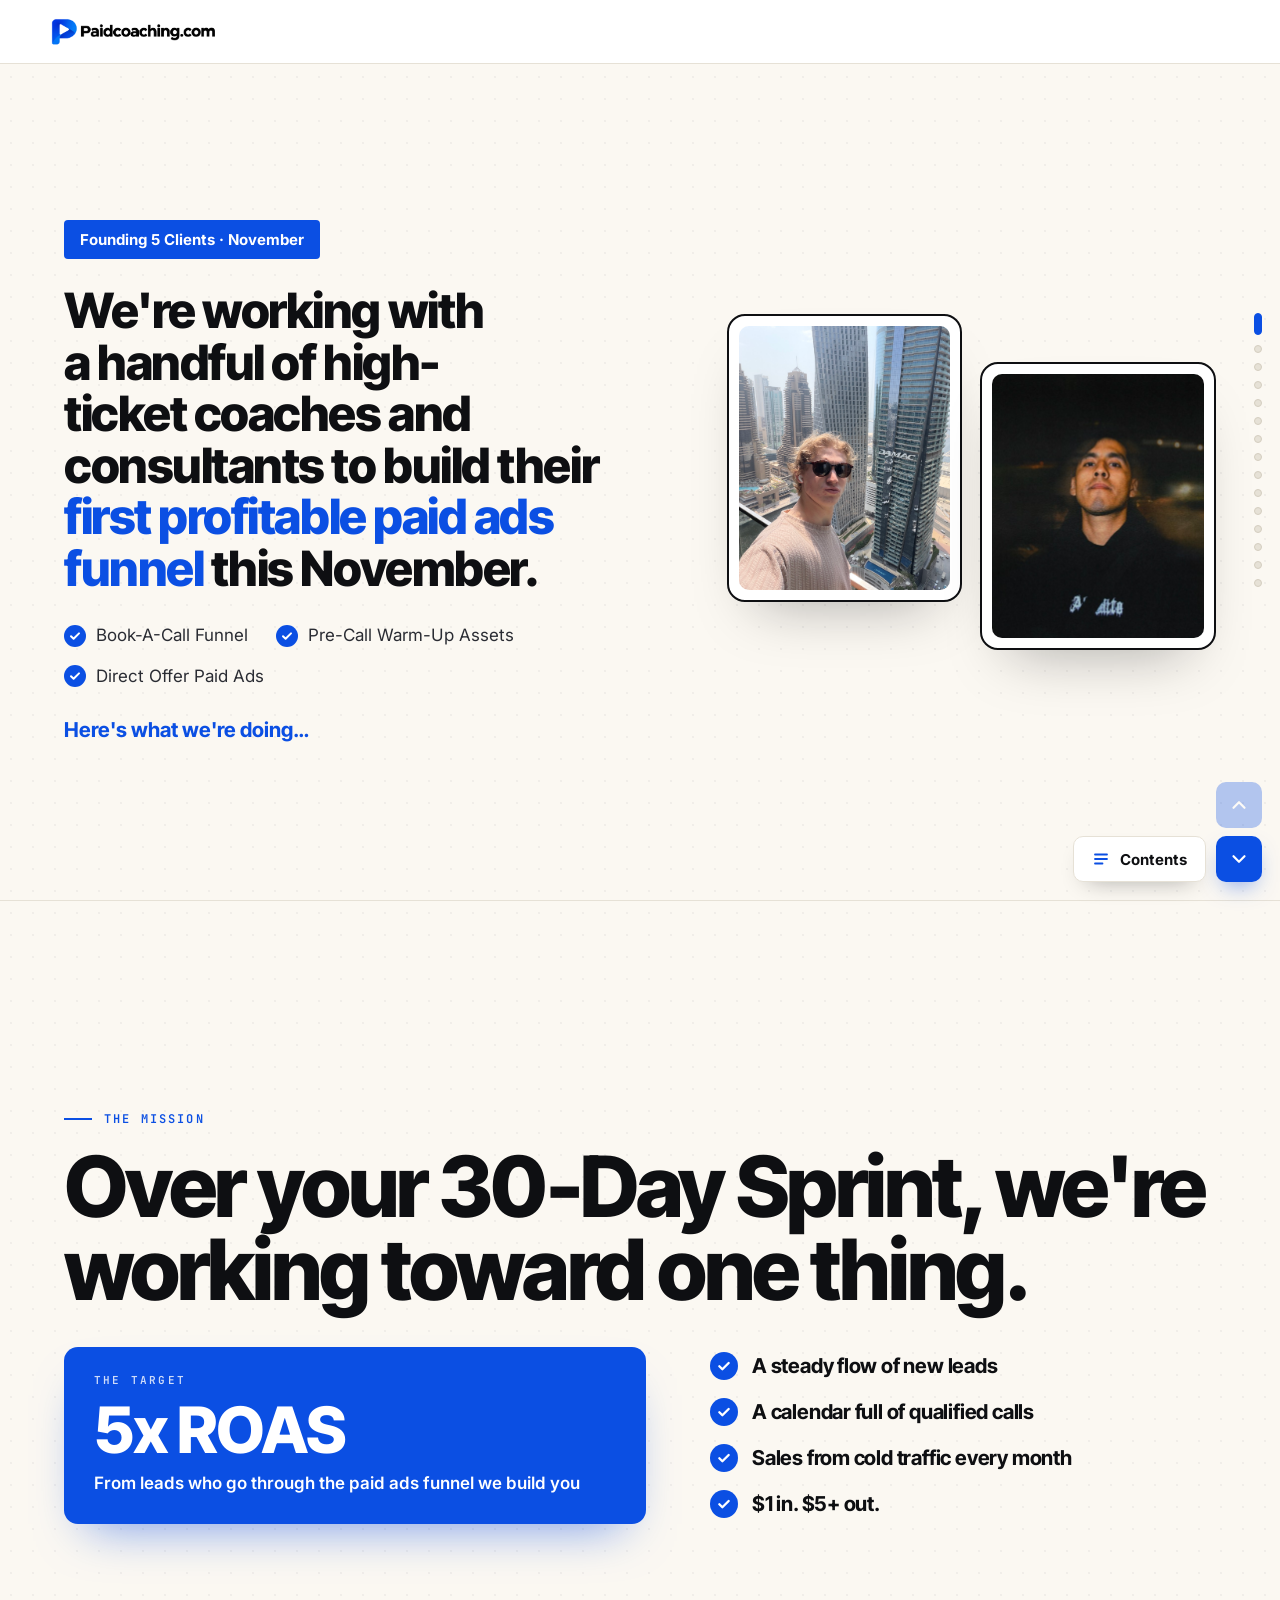
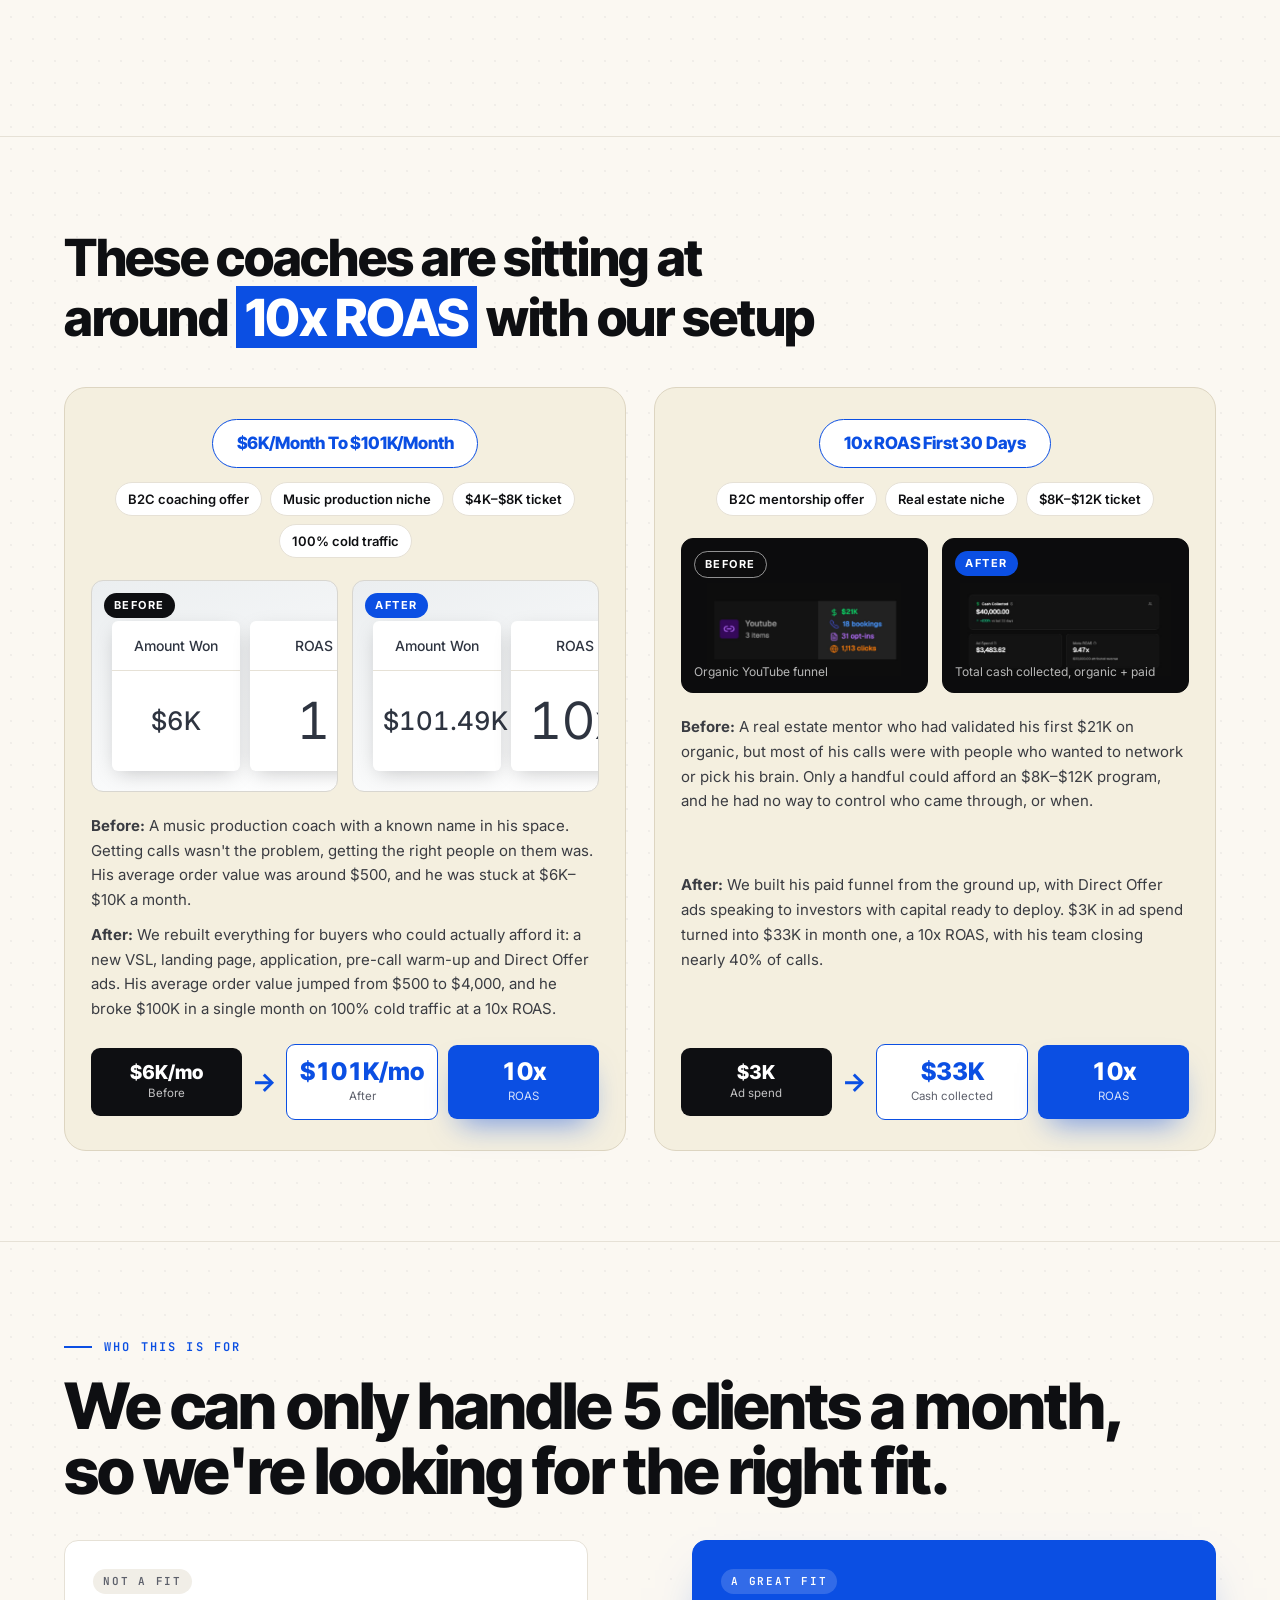
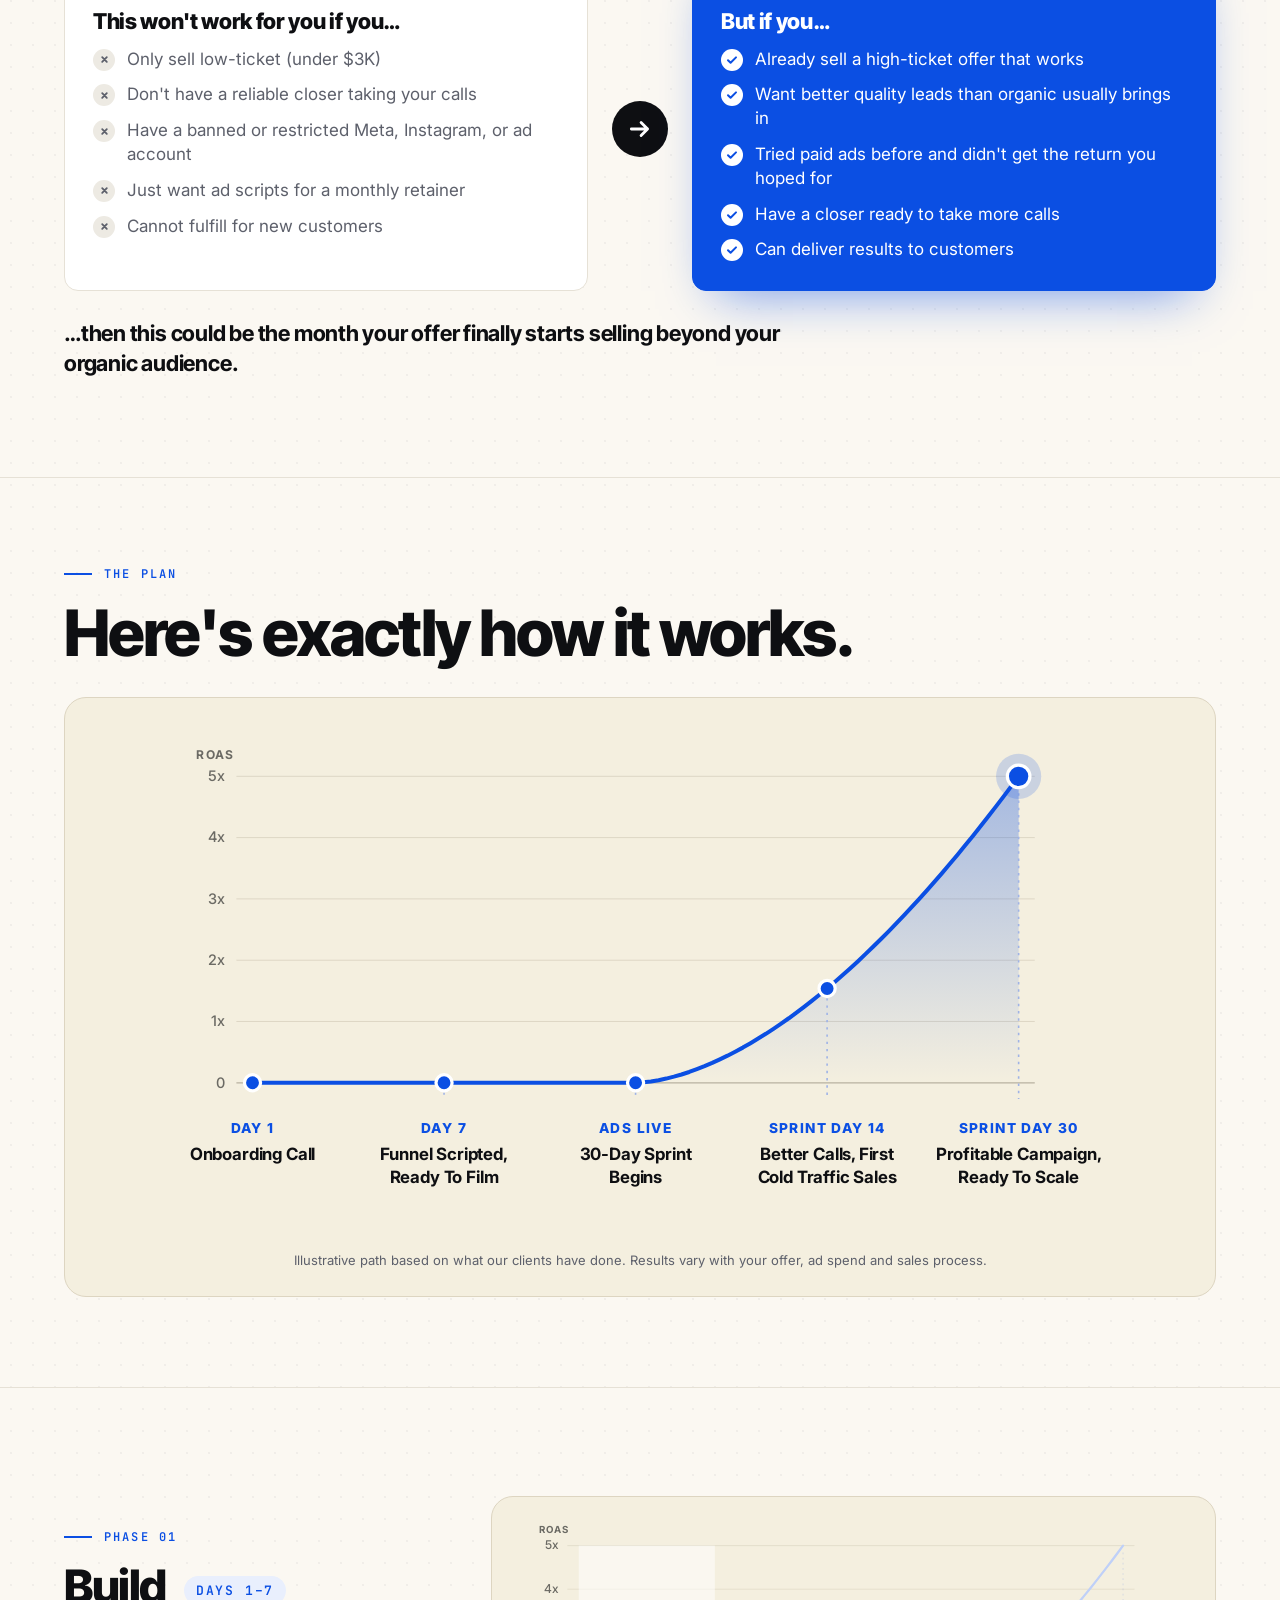
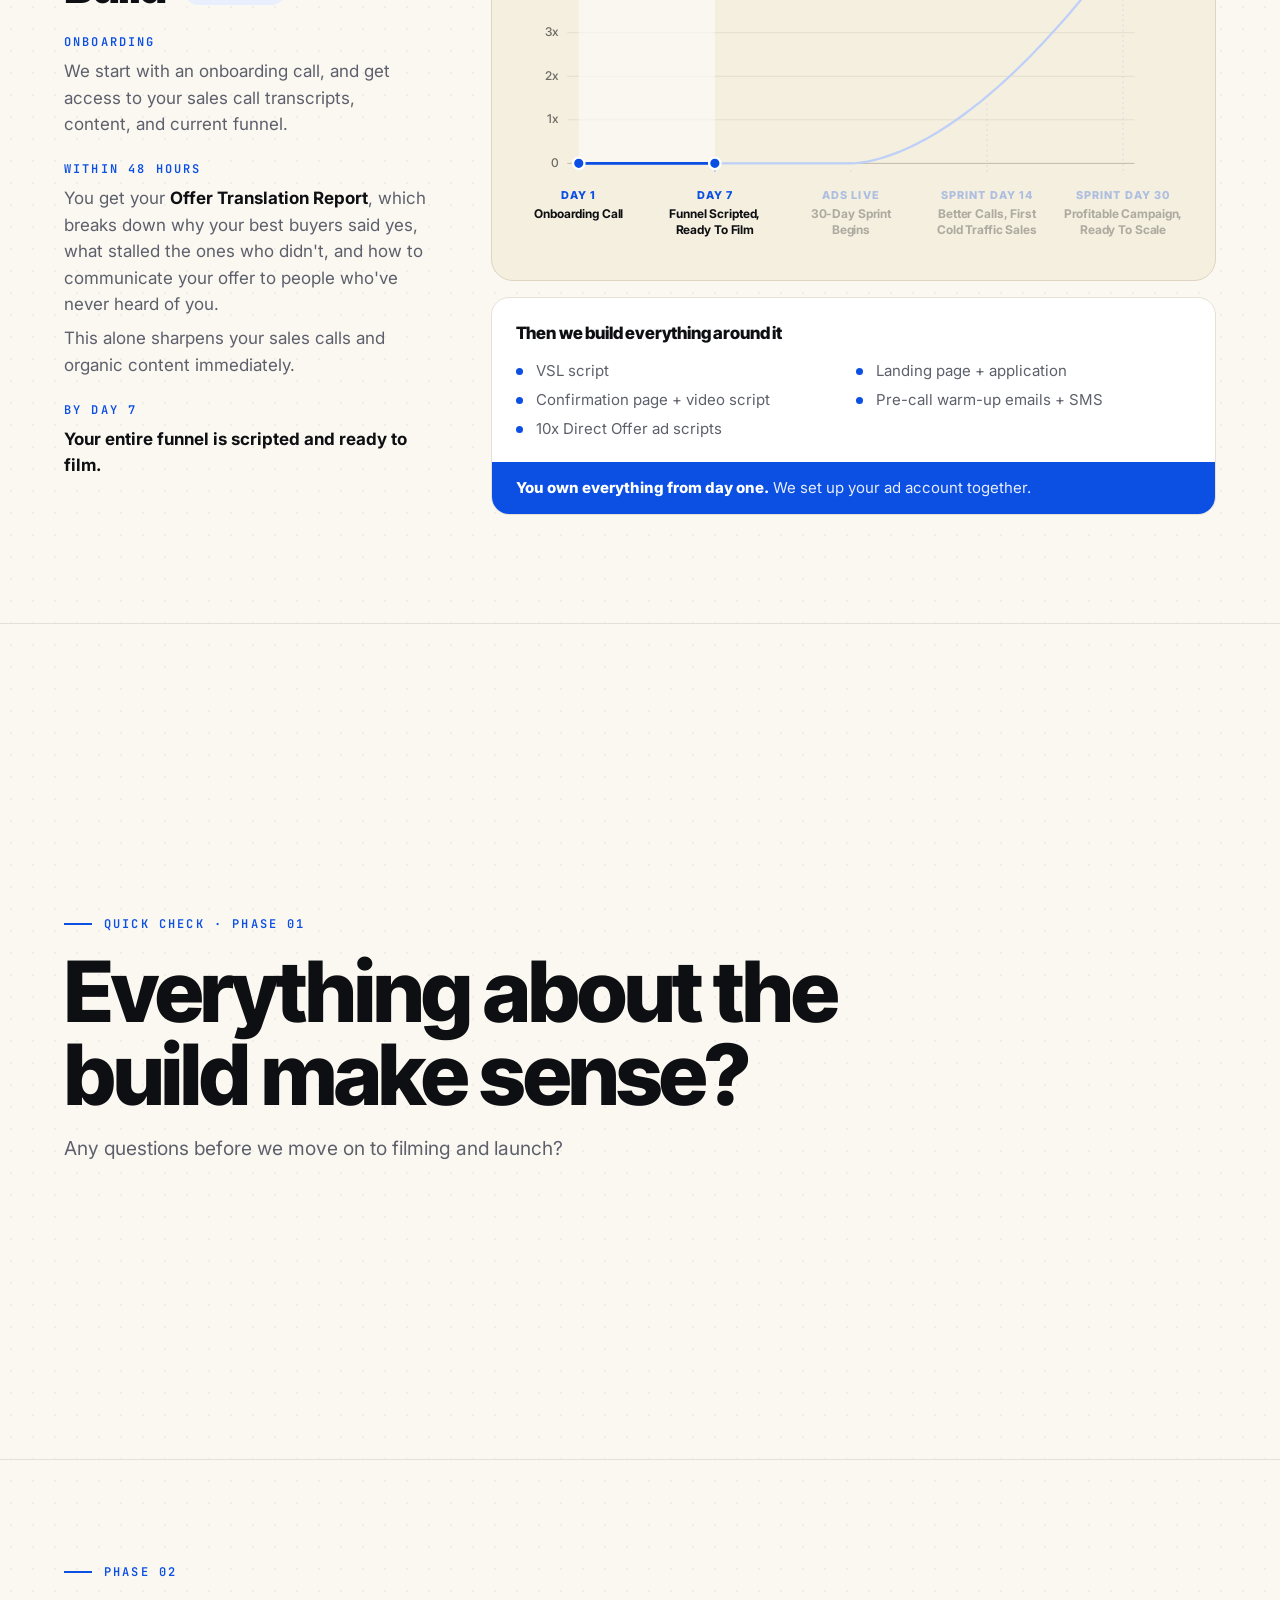
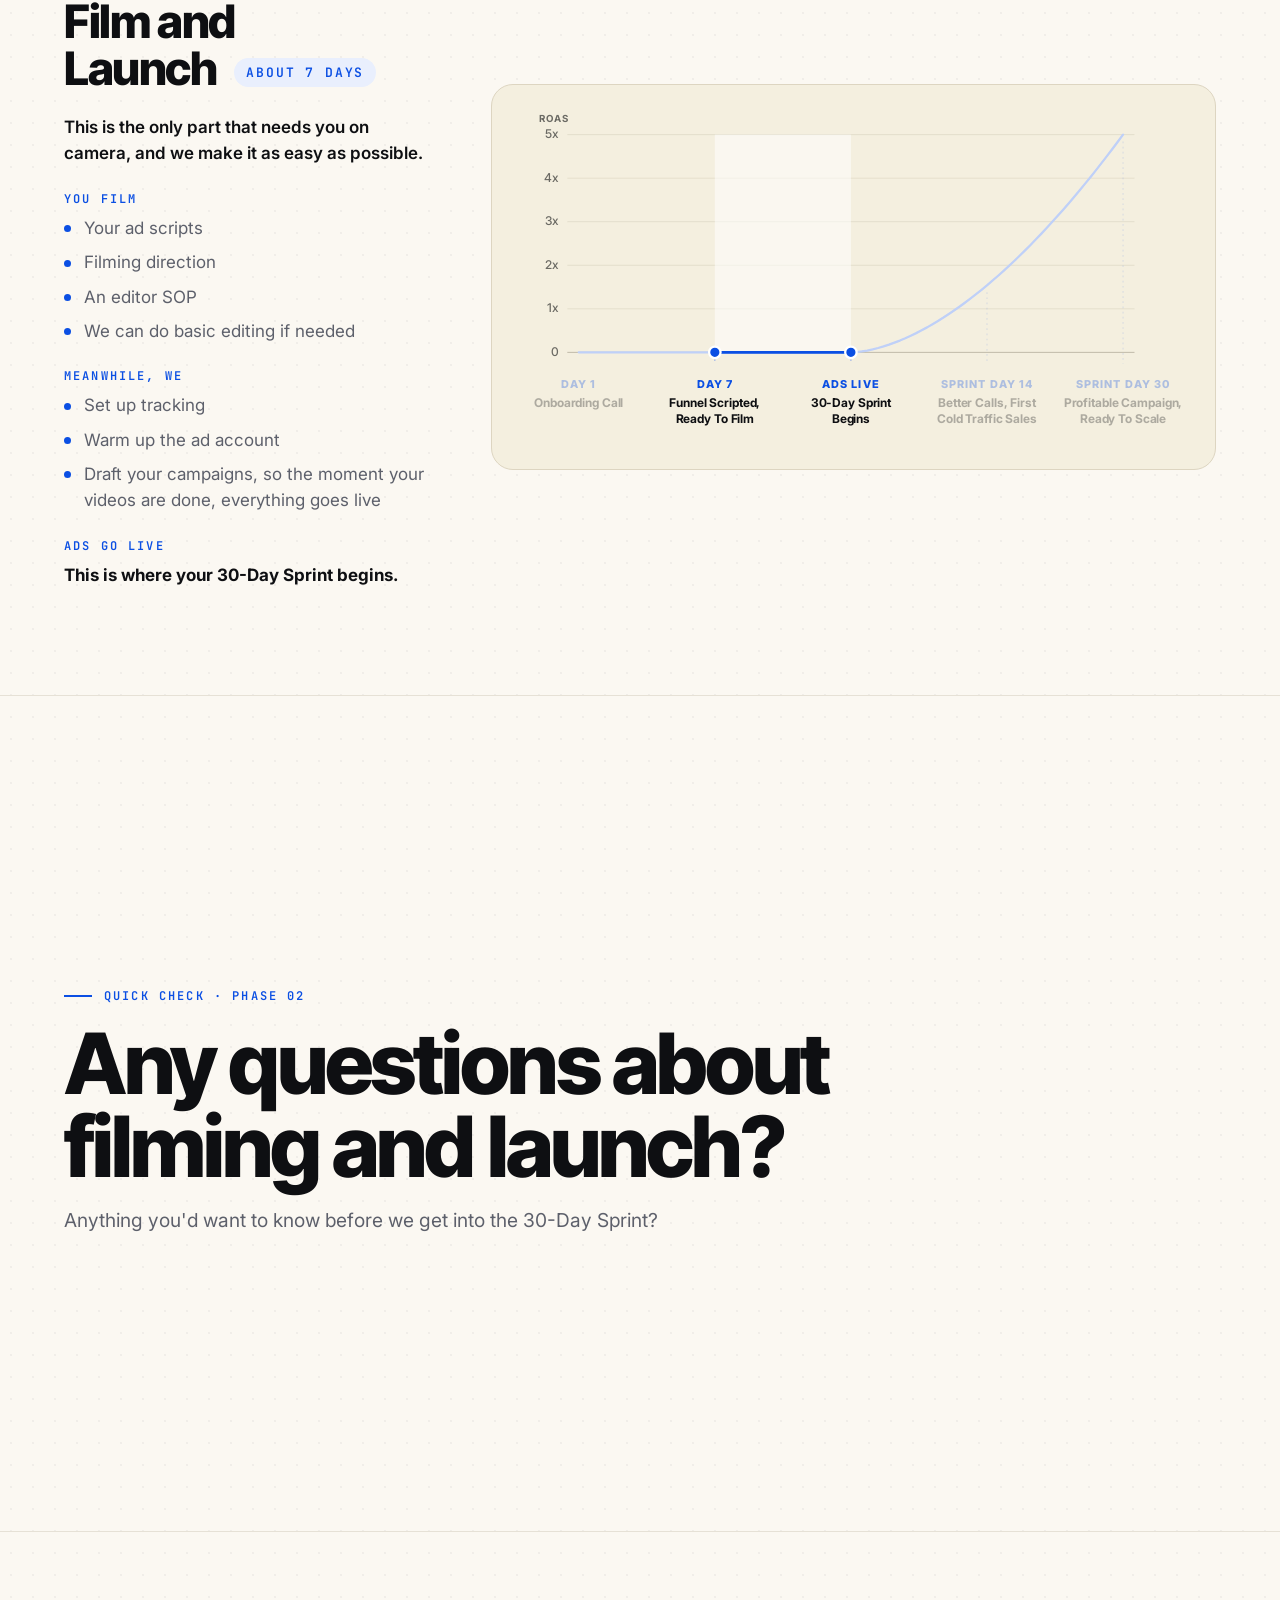
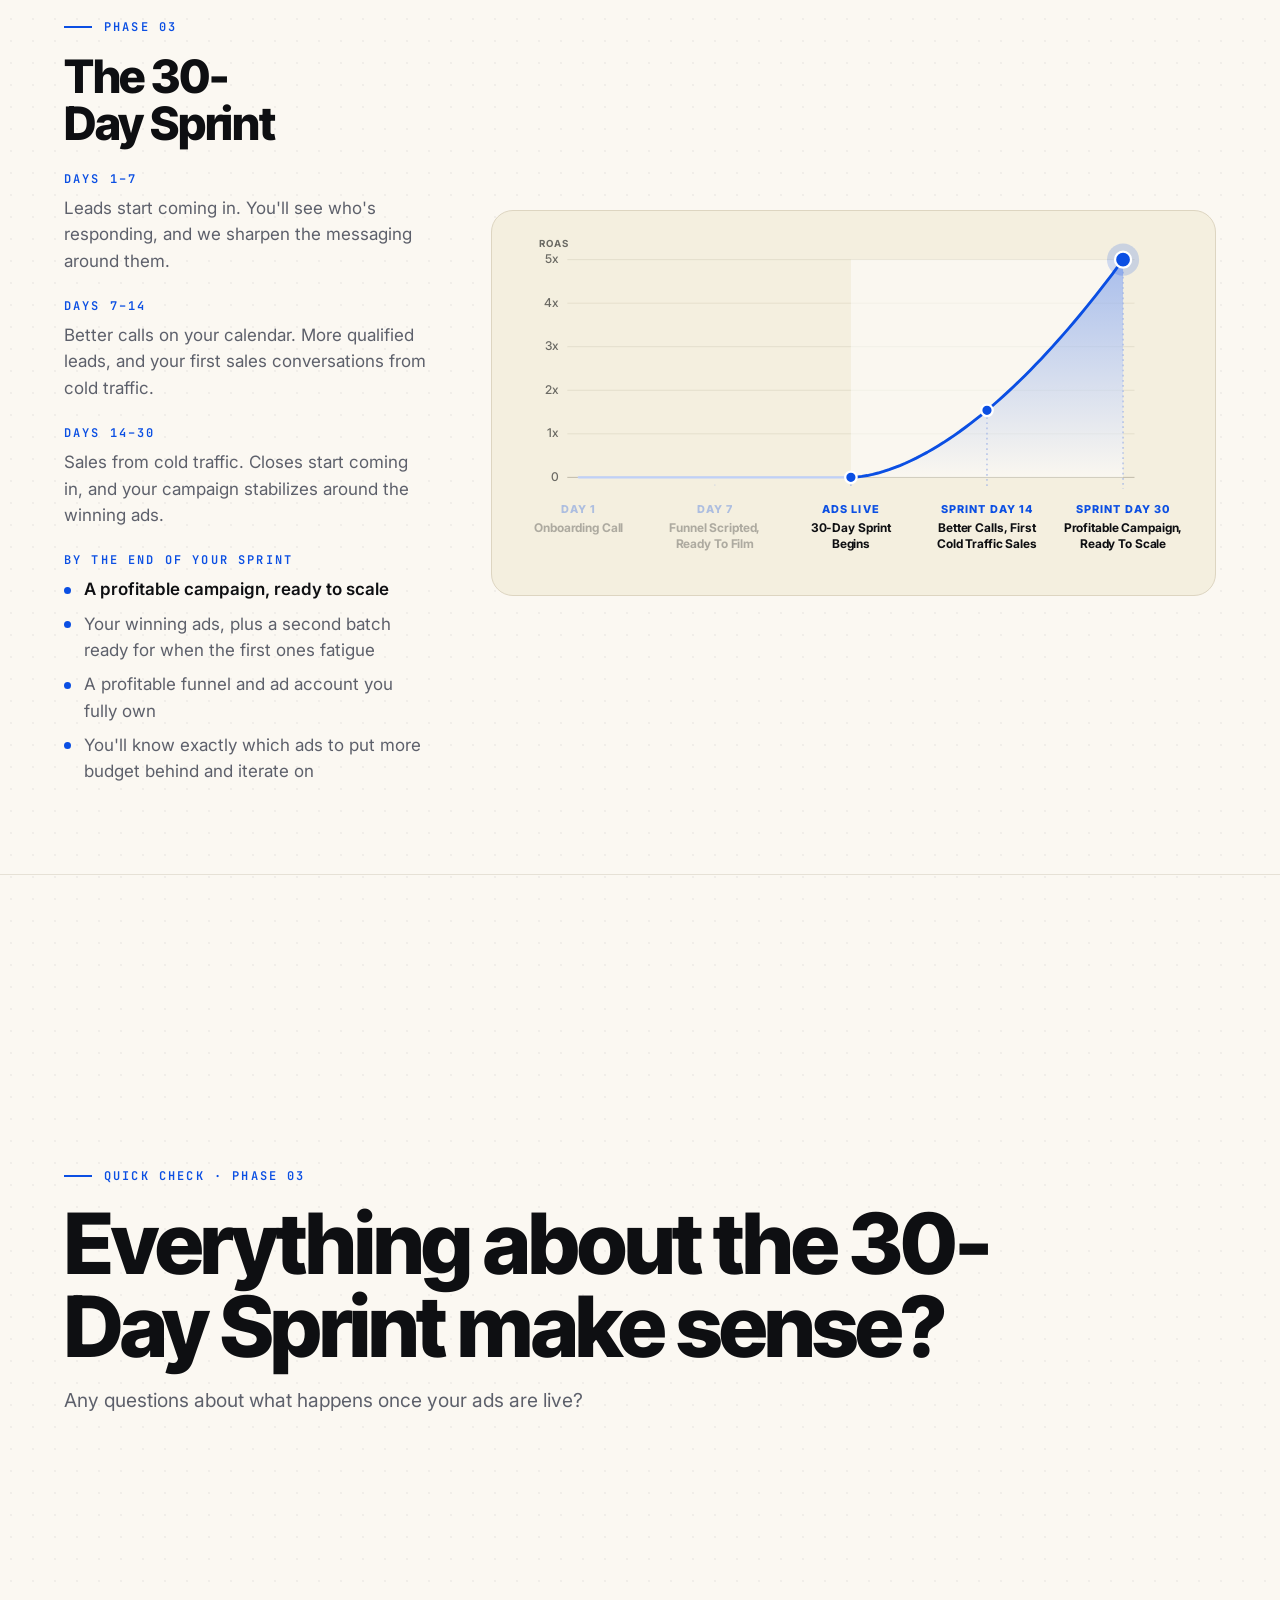
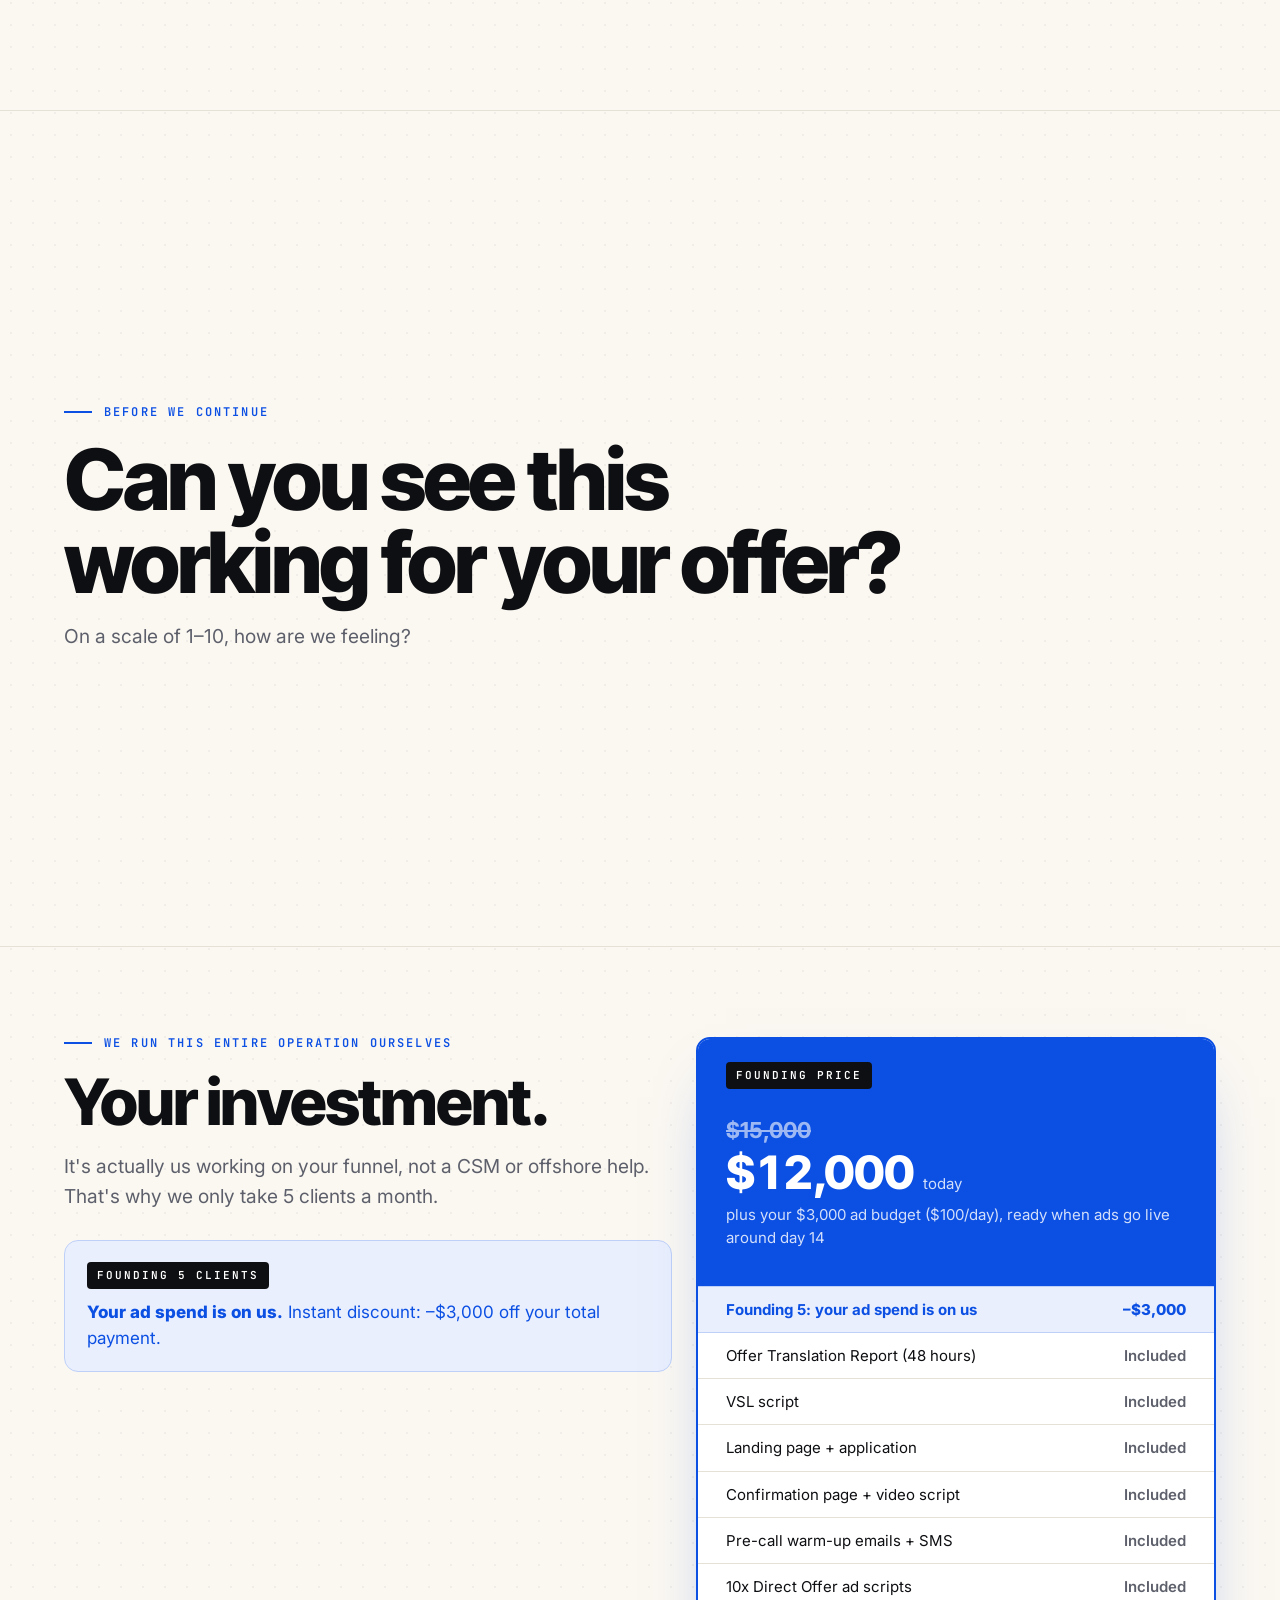
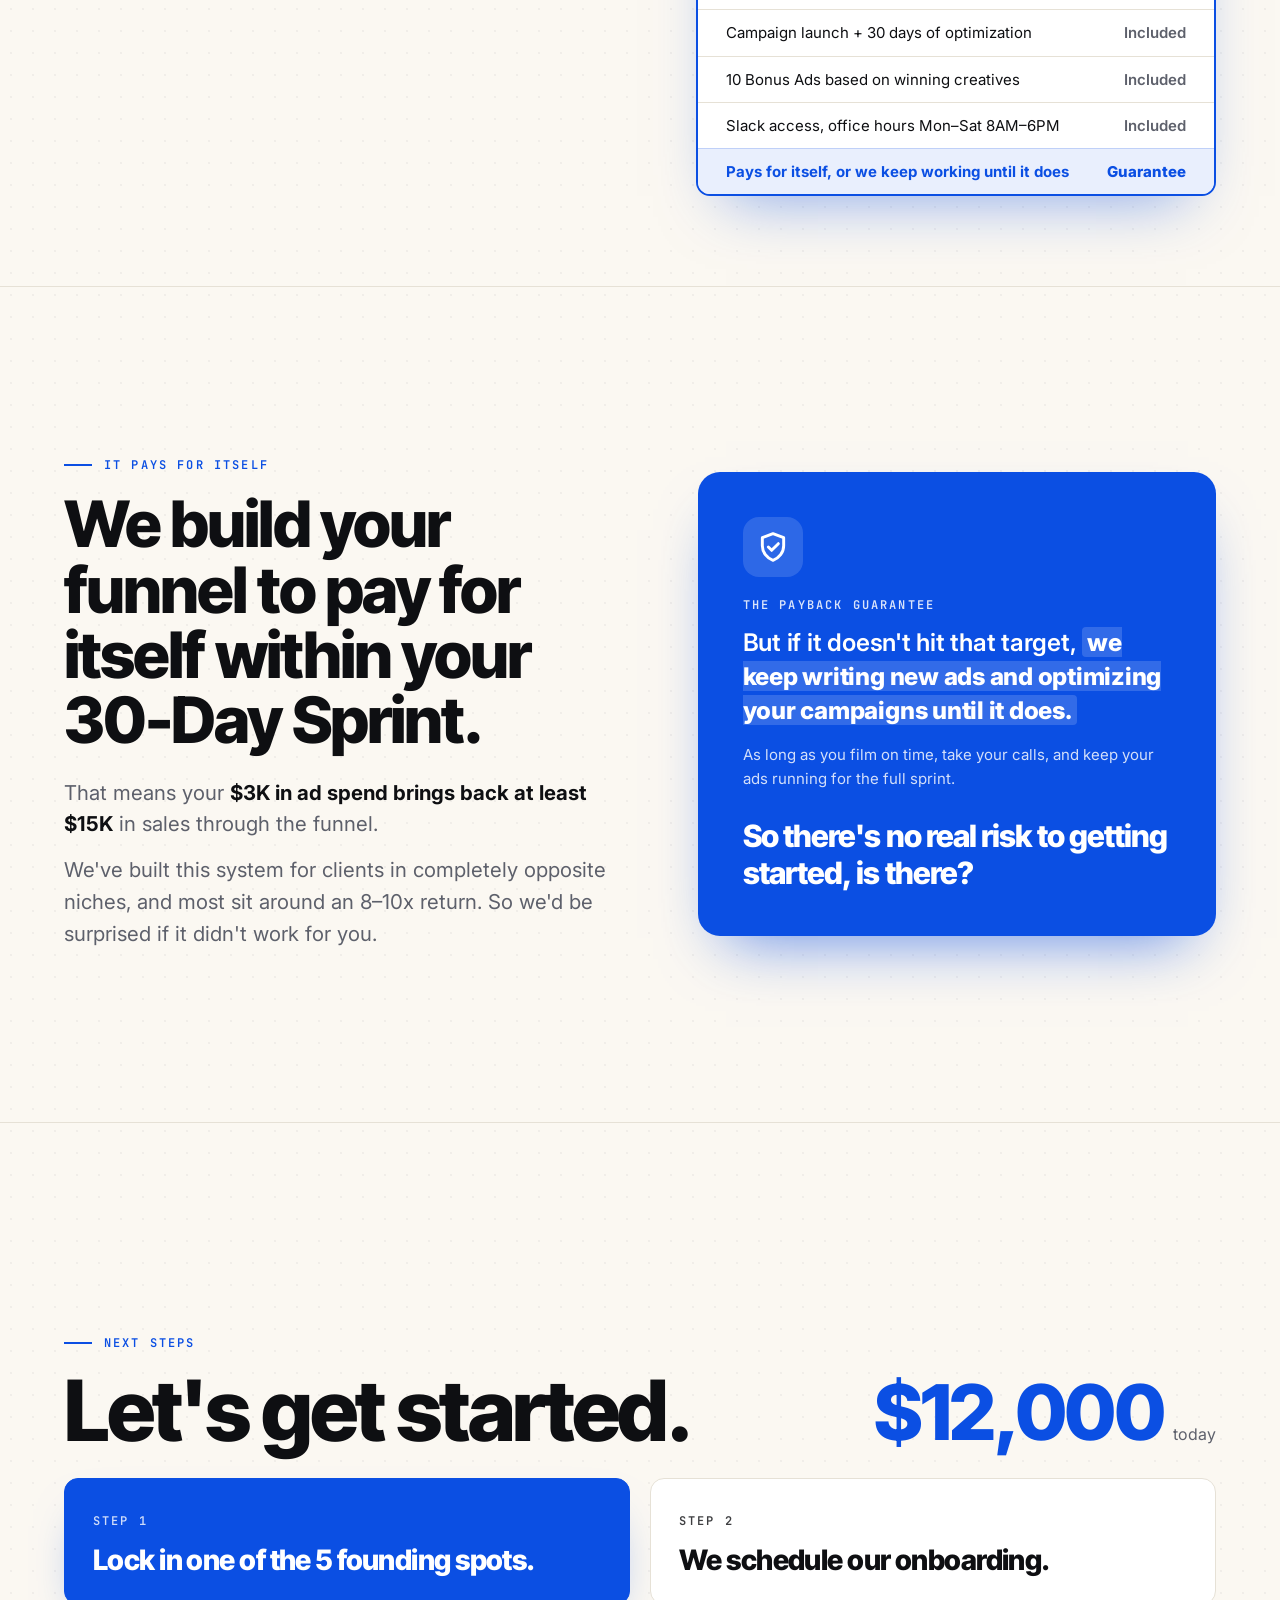
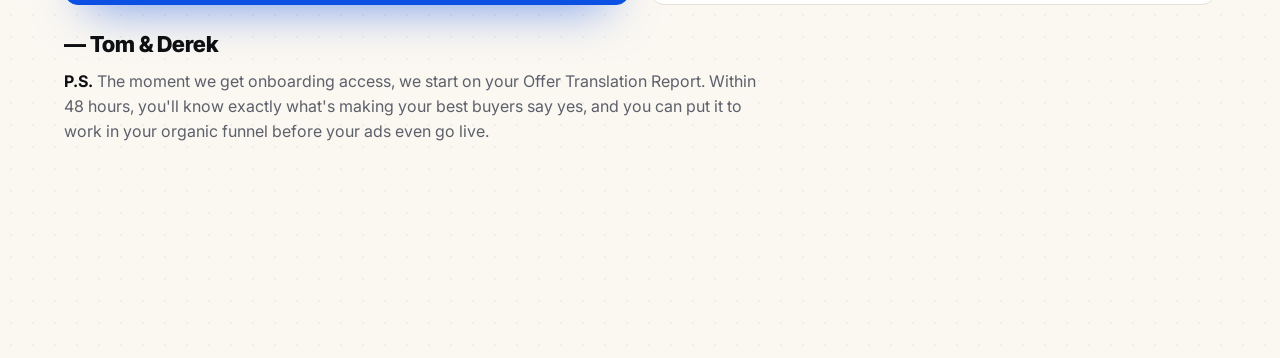
<file: index.html>
<!doctype html>
<html lang="en">
<head>
<meta charset="utf-8">
<meta name="viewport" content="width=device-width, initial-scale=1, viewport-fit=cover">
<title>paidcoaching.com</title>
<link rel="icon" type="image/png" href="assets/favicon.png">
<link rel="apple-touch-icon" href="assets/favicon.png">
<link rel="stylesheet" href="assets/contents.css">
<link rel="preconnect" href="https://fonts.googleapis.com">
<link rel="preconnect" href="https://fonts.gstatic.com" crossorigin>
<link rel="stylesheet" href="https://fonts.googleapis.com/css2?family=Inter+Tight:wght@600;700;800;900&family=Inter:wght@400;500;600;700&family=JetBrains+Mono:wght@500;600&display=swap">
<style>
/* Layout: one full-screen "slide" per section, scrolled like a call deck. Paidcoaching.com brand: cream paper, black display, royal blue. */
:root {
  --bg: #FBF8F2;
  --surface: #FFFFFF;
  --ink: #0E0F12;
  --muted: #5D606B;
  --faint: #9A9CA3;
  --line: #E6E1D6;
  --blue: #0B4FE3;
  --blue-deep: #0838B4;
  --blue-soft: #E9EFFD;
  --blue-pale: #BFD0F8;

  --f-display: "Inter Tight", "Inter", system-ui, -apple-system, "Segoe UI", sans-serif;
  --f-body: "Inter", system-ui, -apple-system, "Segoe UI", sans-serif;
  --f-mono: "JetBrains Mono", ui-monospace, "SFMono-Regular", Menlo, monospace;

  --header-h: 64px;
  --radius: 14px;
  color-scheme: light;
}

* { box-sizing: border-box; }
html { scroll-behavior: smooth; }
body {
  margin: 0;
  background-color: var(--bg);
  background-image: radial-gradient(rgba(14, 15, 18, 0.045) 1px, transparent 1px);
  background-size: 22px 22px;
  color: var(--ink);
  font: 400 16px/1.55 var(--f-body);
  -webkit-font-smoothing: antialiased;
}
img { max-width: 100%; display: block; }
h1, h2, h3 { font-family: var(--f-display); margin: 0; text-wrap: balance; }
p { margin: 0; }
:focus-visible { outline: 2px solid var(--blue); outline-offset: 3px; border-radius: 4px; }

/* ---------- Header ---------- */
.topbar {
  position: sticky; top: 0; z-index: 20;
  height: var(--header-h);
  display: flex; align-items: center; justify-content: space-between;
  padding-inline: max(16px, 4vw);
  background: var(--surface);
  border-bottom: 1px solid var(--line);
}
.logo { display: flex; align-items: center; gap: 8px; font: 800 20px/1 var(--f-display); letter-spacing: -0.02em; color: var(--ink); text-decoration: none; }
.logo img { height: 28px; width: auto; }

/* ---------- Slides ---------- */
.slide {
  scroll-margin-top: var(--header-h);
  padding: clamp(48px, 7vw, 96px) max(16px, 5vw);
  display: flex; flex-direction: column; justify-content: center;
}
@media (min-width: 900px) { .slide { min-height: calc(100svh - var(--header-h)); } }
.slide + .slide { border-top: 1px solid var(--line); }
.wrap { width: 100%; max-width: 1240px; margin-inline: auto; }

.eyebrow {
  display: flex; align-items: center; gap: 12px;
  font: 600 12px/1 var(--f-mono); letter-spacing: 0.18em; text-transform: uppercase;
  color: var(--blue);
  margin-bottom: 20px;
}
.eyebrow::before { content: ""; width: 28px; height: 2px; background: var(--blue); }

.h-xl { font-size: clamp(40px, 6.6vw, 92px); font-weight: 800; line-height: 0.98; letter-spacing: -0.035em; }
.h-lg { font-size: clamp(34px, 5vw, 68px); font-weight: 800; line-height: 1.02; letter-spacing: -0.03em; }
.h-md { font-size: clamp(28px, 3.6vw, 48px); font-weight: 800; line-height: 1.08; letter-spacing: -0.025em; }
.lede { font-size: clamp(17px, 1.5vw, 20px); color: var(--muted); max-width: 60ch; margin-top: 18px; }
.blue { color: var(--blue); }
.mark { background: var(--blue); color: #fff; padding: 0 0.18em; box-decoration-break: clone; -webkit-box-decoration-break: clone; }

/* Check-circle list (straight from the site) */
.checks { display: flex; flex-wrap: wrap; gap: 14px 28px; list-style: none; padding: 0; margin: 28px 0 0; }
.checks li { display: flex; align-items: center; gap: 10px; font-size: 17px; color: #2A2C33; }
.tick {
  flex: none; width: 22px; height: 22px; border-radius: 50%;
  background: var(--blue); display: grid; place-items: center;
}
.tick svg { width: 12px; height: 12px; }

.card {
  background: var(--surface);
  border: 1px solid var(--line);
  border-radius: var(--radius);
}

/* ---------- 1. Hero ---------- */
.hero { display: grid; grid-template-columns: minmax(0, 1.25fr) minmax(0, 1fr); gap: clamp(32px, 4vw, 64px); align-items: center; }
@media (max-width: 900px) { .hero { grid-template-columns: 1fr; } }
.badge {
  display: inline-block; background: var(--blue); color: #fff;
  font: 700 15px/1 var(--f-body); padding: 12px 16px; border-radius: 4px; margin-bottom: 26px;
}
.hero h1 { font-size: clamp(32px, 3.8vw, 56px); font-weight: 800; line-height: 1.06; letter-spacing: -0.03em; }
.photo-frame {
  border: 2px solid var(--ink); border-radius: 18px; padding: 10px; background: var(--surface);
  box-shadow: 0 30px 60px -30px rgba(14, 15, 18, 0.35);
  width: 100%;
}
.photos { display: grid; align-items: start; grid-template-columns: repeat(2, minmax(0, 1fr)); gap: 18px; width: 100%; max-width: 620px; justify-self: center; }
.photos .photo-frame:nth-child(2) { margin-top: 48px; }
.founder-img { width: 100%; aspect-ratio: 4 / 5; object-fit: cover; border-radius: 10px; }
.slot {
  aspect-ratio: 4 / 5; width: 100%; border-radius: 10px;
  background: repeating-linear-gradient(135deg, #F1EEE7 0 12px, #ECE8DF 12px 24px);
  display: grid; place-items: center; text-align: center;
  color: var(--faint); font: 500 13px/1.4 var(--f-mono); letter-spacing: 0.04em;
  padding: 20px;
}
.slot strong { display: block; color: var(--muted); font-family: var(--f-body); font-size: 15px; letter-spacing: 0; margin-bottom: 4px; }

/* ---------- 2. Mission ---------- */
.target {
  margin-top: 36px; max-width: 680px;
  background: var(--blue); color: #fff; border-radius: var(--radius);
  padding: 28px 30px;
  box-shadow: 0 24px 50px -24px rgba(11, 79, 227, 0.6);
}
.target .label { font: 600 11px/1 var(--f-mono); letter-spacing: 0.2em; text-transform: uppercase; opacity: 0.8; }
.target .big { font: 800 clamp(40px, 5vw, 64px)/1 var(--f-display); letter-spacing: -0.03em; margin: 12px 0 8px; }
.target .sub { font-weight: 600; font-size: 17px; }
.mission-row { display: grid; grid-template-columns: minmax(0, 1.15fr) minmax(0, 1fr); gap: clamp(28px, 5vw, 72px); align-items: center; margin-top: 36px; }
.mission-row .target { margin-top: 0; max-width: none; }
@media (max-width: 900px) { .mission-row { grid-template-columns: 1fr; } }
.mission-list { list-style: none; padding: 0; margin: 0; display: grid; gap: 18px; }
.mission-list li { display: flex; align-items: center; gap: 14px; font: 700 clamp(18px, 1.6vw, 22px)/1.3 var(--f-display); letter-spacing: -0.01em; }
.mission-list .tick { width: 28px; height: 28px; }
.mission-list .tick svg { width: 14px; height: 14px; }
.after { margin-top: 22px; color: var(--muted); font-size: 17px; }

/* ---------- 3. Proof carousel ---------- */
.proof-head { font-size: clamp(30px, 4vw, 52px); font-weight: 800; line-height: 1.18; letter-spacing: -0.025em; max-width: 26ch; }
.proof-head .soft { color: var(--faint); }
.proof { scroll-snap-align: start; overflow: hidden; display: flex; flex-direction: column; }
.proof .slot { aspect-ratio: 4 / 3; border-radius: 0; }
.proof .cap { padding: 14px 16px 16px; border-top: 1px solid var(--line); }
.proof .who { font-weight: 700; font-size: 15px; }
.proof .what { font-size: 14px; color: var(--muted); }

/* ---------- Case study blocks ---------- */
.cs-stack { display: grid; gap: 24px; margin-top: 40px; }
.cs {
  background: #F4EFDF; border: 1px solid #DDD5C1; border-radius: 22px;
  padding: clamp(24px, 3.5vw, 40px) clamp(16px, 3.5vw, 40px);
  display: flex; flex-direction: column; align-items: center; gap: 22px;
  max-width: 1040px; margin-inline: auto; width: 100%;
}
.cs-title {
  font: 800 clamp(17px, 1.6vw, 20px)/1.2 var(--f-display); letter-spacing: -0.01em; color: var(--blue);
  background: var(--surface); border: 1.5px solid var(--blue); border-radius: 999px; padding: 13px 24px; text-align: center;
}
.cs-chips { display: flex; flex-wrap: wrap; justify-content: center; gap: 8px; margin-top: -8px; }
.cs-chips span { background: var(--surface); border: 1px solid var(--line); border-radius: 999px; padding: 6px 12px; font-size: 13px; font-weight: 600; }
.cs-panes { display: grid; grid-template-columns: repeat(2, minmax(0, 1fr)); gap: 14px; width: 100%; }
@media (max-width: 700px) { .cs-panes { grid-template-columns: 1fr; } }
.cs-pane { position: relative; border: 1px solid #D8D6D0; border-radius: 12px; overflow: hidden; background: linear-gradient(160deg, #EBEEF0, #FFFFFF); }
.cs-label { position: absolute; top: 12px; left: 12px; z-index: 1; background: var(--ink); color: #fff; font: 700 11px/1 var(--f-body); letter-spacing: 0.14em; text-transform: uppercase; padding: 7px 10px; border-radius: 999px; }
.cs-label.paid { background: var(--blue); }
.cs-pane.dark { background: #0C0C0D; border-color: #0C0C0D; }
.cs-pane.dark .cs-label:not(.paid) { background: transparent; border: 1px solid rgba(255, 255, 255, 0.55); }
.cs-pane img.shot { aspect-ratio: 16 / 10; object-fit: contain; padding: 44px 16px 16px; }

.cs-pane img { width: 100%; aspect-ratio: 16 / 10; object-fit: cover; }
.cs-shot { aspect-ratio: 16 / 10; display: grid; place-items: center; padding: 40px 20px 20px; color: var(--muted); font-size: 14px; text-align: center; }
.cs-stats { display: flex; gap: 10px; }
.cs-stats div { background: var(--surface); border-radius: 6px; box-shadow: 0 6px 20px -6px rgba(14, 15, 18, 0.25); width: clamp(110px, 16vw, 176px); display: flex; flex-direction: column; }
.cs-stats span { padding: 14px 18px; border-bottom: 1px solid var(--line); color: #2E3440; font-weight: 500; }
.cs-stats b { flex: 1; display: grid; place-items: center; padding: 26px 10px; font-size: clamp(20px, 2vw, 26px); font-weight: 500; color: #2E3440; font-variant-numeric: tabular-nums; }
.cs-stats b.huge { font-size: clamp(44px, 5vw, 70px); font-weight: 400; padding-block: 10px; }
.cs-story { max-width: 62ch; text-align: left; display: grid; gap: 10px; color: #3A3C42; font-size: 17px; line-height: 1.65; }
.cs-eq { display: flex; flex-wrap: wrap; align-items: center; justify-content: center; gap: 12px; }
.cs-n { min-width: 140px; border-radius: 9px; padding: 13px 18px; text-align: center; display: flex; flex-direction: column; gap: 2px; }
.cs-n b { font: 800 22px/1.15 var(--f-display); font-variant-numeric: tabular-nums; }
.cs-n span { font-size: 13px; }
.cs-n.dark { background: var(--ink); color: #fff; }
.cs-n.dark span { color: rgba(255, 255, 255, 0.75); }
.cs-n.out { background: var(--surface); border: 1.5px solid var(--blue); padding-block: 18px; }
.cs-n.out b { color: var(--blue); font-size: 28px; }
.cs-n.out span { color: var(--muted); }
.cs-n.win { background: var(--blue); color: #fff; padding-block: 20px; box-shadow: 0 16px 30px -12px rgba(11, 79, 227, 0.55); }
.cs-n.win b { font-size: 28px; }
.cs-n.win span { color: rgba(255, 255, 255, 0.82); }
.cs-op { font-weight: 700; font-size: 20px; color: var(--muted); }
.cs-op.arrow { color: var(--blue); font-size: 26px; margin-inline: 4px; }
@media (max-width: 600px) { .cs-n { min-width: 0; flex: 1 1 40%; } .cs-op.arrow { flex-basis: 100%; text-align: center; transform: rotate(90deg); } }
/* Side by side: the proof slide runs wider so each block keeps near full-size type */
#proof .wrap { max-width: 1640px; }
.cs-intro { font-size: clamp(17px, 1.5vw, 20px); color: var(--muted); margin-top: 14px; }
.cs-intro strong { color: var(--ink); }
@media (min-width: 1000px) {
  .cs-stack { grid-template-columns: repeat(2, minmax(0, 1fr)); align-items: stretch; gap: 28px; }
  .cs-stack .cs { max-width: none; padding: clamp(28px, 2.4vw, 40px) clamp(20px, 2vw, 34px); }
  .cs-stack .cs-title { font-size: clamp(17px, 1.3vw, 20px); }
  .cs-stack .cs-stats div { width: clamp(110px, 10vw, 170px); }
  .cs-stack .cs-stats b.huge { font-size: clamp(44px, 4vw, 66px); }
  .cs-stack .cs-story { font-size: clamp(15px, 1.15vw, 17px); flex: 1; }
  .cs-stack .cs-eq { gap: 10px; flex-wrap: nowrap; width: 100%; }
  .cs-stack .cs-n { min-width: 0; flex: 1 1 0; padding: 13px 10px; }
  .cs-stack .cs-n b { font-size: clamp(18px, 1.5vw, 22px); }
  .cs-stack .cs-n.out b, .cs-stack .cs-n.win b { font-size: clamp(22px, 1.9vw, 28px); }
  .cs-stack .cs-n span { font-size: clamp(11.5px, 0.9vw, 13px); }
  .cs-stack .cs-op.arrow { margin-inline: 0; }
}

/* ---------- 30-day ROAS chart ---------- */
#milestones .wrap, #enrol .wrap { max-width: 1480px; }
#milestones h2 { max-width: 20ch; }
.roas-card {
  margin-top: 32px; background: #F4EFDF; border: 1px solid #DDD5C1; border-radius: 22px;
  padding: clamp(20px, 3vw, 44px) clamp(12px, 3vw, 48px) clamp(16px, 2vw, 28px);
}
.roas-card .chart-scroll svg { min-width: 760px; }
@media (min-width: 900px) { .roas-card .chart-scroll svg { max-height: max(440px, calc(100svh - 400px)); } }
.roas-card .chart-note { color: var(--muted); font-size: 13px; margin-top: 14px; }
.r-grid { stroke: #DDD6C4; stroke-width: 1.2; }
.r-base { stroke: #B9B2A1; stroke-width: 1.5; }
.r-tick { fill: #6B6A64; font: 500 18px var(--f-body); }
.r-axis { fill: #6B6A64; font: 700 15px var(--f-body); letter-spacing: 0.12em; }
.r-drop { stroke: #9FB3E6; stroke-width: 2; stroke-dasharray: 3 6; }
.r-dot { fill: var(--blue); stroke: #fff; stroke-width: 4; }
.r-halo { fill: var(--blue); opacity: 0.18; }
.r-week { fill: var(--blue); font: 800 17px var(--f-body); letter-spacing: 0.1em; }
.r-title { fill: var(--ink); font: 700 21px var(--f-body); letter-spacing: -0.01em; }

.r-band { fill: #fff; opacity: 0.55; }
.phase-right { display: flex; flex-direction: column; gap: 16px; min-width: 0; }
.dfy { background: var(--surface); border: 1px solid var(--line); border-radius: 18px; overflow: hidden; }
.dfy-cols { display: grid; grid-template-columns: minmax(0, 1.55fr) minmax(0, 1fr); gap: 24px; padding: 22px 24px; }
@media (max-width: 700px) { .dfy-cols { grid-template-columns: 1fr; } }
.dfy h3 { font-size: 17px; font-weight: 800; letter-spacing: -0.01em; margin-bottom: 12px; }
.dfy .bul { gap: 6px; }
.dfy .bul li { font-size: 15px; }
.dfy-two { grid-template-columns: repeat(2, minmax(0, 1fr)); column-gap: 18px; }
@media (max-width: 500px) { .dfy-two { grid-template-columns: 1fr; } }
.dfy-own { background: var(--blue); color: rgba(255, 255, 255, 0.9); padding: 14px 24px; font-size: 15px; }
.dfy-own strong { color: #fff; font-weight: 800; }
.phase-chart { margin-top: 0; }
.phase-chart .chart-scroll svg { min-width: 0; }
[id^="phase-"] .wrap { max-width: 1520px; }
[id^="phase-"] h2 { font-size: clamp(34px, 3.6vw, 56px); }
.phase-chart { padding: clamp(14px, 1.6vw, 24px) clamp(8px, 1.4vw, 20px) 8px; }
.phase-chart .r-title { font-size: 21px; }
.phase-chart .r-week { font-size: 19px; }
.phase-chart .r-tick { font-size: 21px; }
.phase-chart .r-axis { font-size: 17px; }
/* ---------- Chart ---------- */
.chart-card { padding: clamp(16px, 2vw, 28px); box-shadow: 0 30px 60px -40px rgba(14, 15, 18, 0.3); }
.chart-scroll { overflow-x: auto; }
.chart-scroll svg { display: block; width: 100%; min-width: 640px; height: auto; }
.axis-title { font: 600 12px/1 var(--f-mono); letter-spacing: 0.16em; color: var(--muted); text-transform: uppercase; margin-bottom: 8px; }
.chart-note { text-align: center; color: var(--faint); font-size: 12px; margin-top: 10px; }
.c-grid { stroke: var(--line); stroke-width: 1; }
.c-tick { fill: var(--faint); font: 500 15px var(--f-body); }
.c-line { fill: none; stroke: var(--blue); stroke-width: 5; stroke-linecap: round; stroke-linejoin: round; }
.c-line.ghost { stroke: var(--blue-pale); stroke-width: 4; }
.c-lead { stroke: var(--blue); stroke-width: 1.5; stroke-dasharray: 4 5; }
.c-dot { fill: var(--surface); stroke: var(--blue); stroke-width: 4; }
.c-box { fill: var(--surface); stroke: var(--ink); stroke-width: 1.5; }
.c-tag { fill: var(--blue); font: 600 12px var(--f-mono); letter-spacing: 0.16em; }
.c-title { fill: var(--ink); font: 800 21px var(--f-display); letter-spacing: -0.02em; }
.c-band { fill: var(--blue-soft); }
.dim { opacity: 0.3; }
.draw .c-line:not(.ghost) { stroke-dasharray: 2000; animation: draw 1.6s cubic-bezier(.6,0,.2,1) both; }
@keyframes draw { from { stroke-dashoffset: 2000; } to { stroke-dashoffset: 0; } }
@media (prefers-reduced-motion: reduce) { .draw .c-line:not(.ghost) { animation: none; } html { scroll-behavior: auto; } }

.milestones-head { display: flex; flex-wrap: wrap; align-items: flex-end; justify-content: space-between; gap: 16px; margin-bottom: 28px; }

/* ---------- Phases ---------- */
.phase { display: grid; grid-template-columns: minmax(0, 0.8fr) minmax(0, 1.6fr); gap: clamp(32px, 5vw, 72px); align-items: center; }
@media (max-width: 1000px) { .phase { grid-template-columns: 1fr; } }
.step { margin-top: 26px; }
.step-label { font: 600 12px/1 var(--f-mono); letter-spacing: 0.18em; color: var(--blue); text-transform: uppercase; margin-bottom: 10px; }
.bul { list-style: none; padding: 0; margin: 0; display: grid; gap: 8px; }
.bul li { position: relative; padding-left: 20px; color: var(--muted); font-size: 17px; }
.bul li::before { content: ""; position: absolute; left: 0; top: 0.62em; width: 7px; height: 7px; border-radius: 50%; background: var(--blue); }
.bul li.key { color: var(--ink); font-weight: 600; }
.proof-row { display: grid; grid-template-columns: repeat(2, minmax(0, 1fr)); gap: 16px; margin-top: 30px; max-width: 560px; }
.proof-row .proof .slot { aspect-ratio: 4 / 3; }

/* ---------- Who this is for ---------- */
.fit { display: grid; grid-template-columns: minmax(0, 2fr) auto minmax(0, 1fr); gap: 24px; align-items: stretch; margin-top: 40px; }
.fit-label { font: 600 13px/1.3 var(--f-mono); letter-spacing: 0.12em; text-transform: uppercase; color: var(--muted); margin-bottom: 14px; }
.fit-pair { display: grid; grid-template-columns: repeat(2, minmax(0, 1fr)); gap: 16px; }
.fit-from, .fit-to { display: flex; flex-direction: column; min-width: 0; }
.fit-pair, .fit-to .fit-box { flex: 1; }
.fit-box { background: var(--surface); border: 1px solid var(--line); border-radius: var(--radius); padding: 28px; display: flex; flex-direction: column; gap: 14px; height: 100%; }
.fit-tag { align-self: flex-start; font: 600 11px/1 var(--f-mono); letter-spacing: 0.16em; text-transform: uppercase; color: var(--blue); background: var(--blue-soft); padding: 7px 10px; border-radius: 999px; }
.fit-box h3 { font-size: clamp(20px, 1.7vw, 24px); font-weight: 800; letter-spacing: -0.015em; line-height: 1.2; }
.fit-box .bul li { font-size: 16px; }
.fit-box.win { background: var(--blue); border-color: var(--blue); color: #fff; box-shadow: 0 24px 50px -24px rgba(11, 79, 227, 0.6); }
.fit-box.win .fit-tag { background: rgba(255, 255, 255, 0.16); color: #fff; }
.fit-box.win .bul li { color: rgba(255, 255, 255, 0.92); }
.fit-box.win .bul li::before { background: #fff; }
.fit-arrow { align-self: center; margin-top: 28px; width: 56px; height: 56px; border-radius: 50%; background: var(--ink); color: #fff; display: grid; place-items: center; }
.fit-arrow svg { width: 26px; height: 26px; }
@media (max-width: 1000px) {
  .fit { grid-template-columns: 1fr; }
  .fit-arrow { justify-self: center; margin-top: 0; transform: rotate(90deg); }
}
@media (max-width: 640px) { .fit-pair { grid-template-columns: 1fr; } }

/* ---------- Guarantee ---------- */
.gtee { display: grid; grid-template-columns: minmax(0, 1.1fr) minmax(0, 1fr); gap: clamp(32px, 5vw, 80px); align-items: center; }
@media (max-width: 1000px) { .gtee { grid-template-columns: 1fr; } }
.gtee .lede { font-size: clamp(18px, 1.6vw, 22px); margin-top: 24px; }
.gtee-card { background: var(--blue); color: #fff; border-radius: 22px; padding: clamp(28px, 3.5vw, 48px); box-shadow: 0 30px 60px -28px rgba(11, 79, 227, 0.65); }
.gtee-seal { width: 60px; height: 60px; border-radius: 16px; background: rgba(255, 255, 255, 0.14); display: grid; place-items: center; margin-bottom: 22px; }
.gtee-seal svg { width: 32px; height: 32px; }
.gtee-tag { font: 600 12px/1 var(--f-mono); letter-spacing: 0.18em; text-transform: uppercase; opacity: 0.85; margin-bottom: 14px; }
.gtee-text { font: 600 clamp(20px, 1.9vw, 26px)/1.4 var(--f-body); letter-spacing: -0.01em; }
.gtee-text strong { font-weight: 800; background: rgba(255, 255, 255, 0.16); padding: 0 0.2em; border-radius: 4px; }
.gtee-fair { font: 800 clamp(40px, 4.5vw, 64px)/1 var(--f-display); letter-spacing: -0.03em; margin-top: 28px; }

/* ---------- Pricing ---------- */
.price-grid { display: grid; grid-template-columns: minmax(0, 1fr) minmax(0, 520px); gap: 24px; align-items: start; }

@media (max-width: 700px) { .price-grid { grid-template-columns: 1fr; } }
.plan { overflow: hidden; }
.plan .top { padding: 26px 28px; }
.plan .was { font: 800 clamp(40px, 4vw, 56px)/1 var(--f-display); letter-spacing: -0.03em; color: var(--faint); text-decoration: line-through; text-decoration-thickness: 3px; }
.plan .small { color: var(--muted); font-size: 15px; }
.plan.best { border: 2px solid var(--blue); box-shadow: 0 30px 60px -30px rgba(11, 79, 227, 0.5); }
.plan.best .top { background: var(--blue); color: #fff; }
.plan.best .small { color: rgba(255, 255, 255, 0.82); }
.pill { display: inline-block; background: var(--ink); color: #fff; font: 600 11px/1 var(--f-mono); letter-spacing: 0.18em; padding: 8px 10px; border-radius: 4px; text-transform: uppercase; margin-bottom: 16px; }
.opt { display: flex; align-items: baseline; flex-wrap: wrap; gap: 4px 10px; padding-block: 14px; }
.opt + .opt { border-top: 1px solid rgba(255, 255, 255, 0.28); }
.opt .amt { font: 800 clamp(36px, 3.6vw, 52px)/1 var(--f-display); letter-spacing: -0.03em; font-variant-numeric: tabular-nums; }
.rows { list-style: none; padding: 0; margin: 0; }
.rows li { display: flex; justify-content: space-between; gap: 16px; padding: 15px 28px; border-top: 1px solid var(--line); font-size: 15px; }
.rows li span:last-child { flex: none; display: flex; align-items: center; gap: 6px; color: var(--muted); }
.rows li.perk { background: var(--blue-soft); color: var(--blue); font-weight: 700; border-top-color: var(--blue-pale); }
.rows li.perk span:last-child { color: var(--blue); font-weight: 800; }
.rows li.perk + li { border-top-color: var(--blue-pale); }
.rows .yes { color: var(--blue); font-weight: 600; }
.rows .no { color: var(--faint); }

/* ---------- Close ---------- */
.close-head { display: flex; flex-wrap: wrap; justify-content: space-between; align-items: flex-end; gap: 12px 24px; margin-bottom: 26px; }
.close-price { display: flex; align-items: baseline; gap: 10px; }
.close-price b { font: 800 clamp(48px, 6vw, 84px)/1 var(--f-display); letter-spacing: -0.035em; color: var(--blue); }
.close-price span { color: var(--muted); }

/* ---------- Slide nav ---------- */
.dots { position: fixed; right: 18px; top: 50%; transform: translateY(-50%); display: flex; flex-direction: column; gap: 10px; z-index: 15; }
.dots a { width: 8px; height: 8px; border-radius: 50%; background: var(--line); border: 1px solid #D3CDBF; }
.dots a.on { background: var(--blue); border-color: var(--blue); height: 22px; border-radius: 6px; }
@media (max-width: 900px) { .dots { display: none; } }
.pager { position: fixed; right: 18px; bottom: calc(18px + env(safe-area-inset-bottom, 0px)); z-index: 15; display: flex; flex-direction: column; gap: 8px; }
.pager button {
  width: 46px; height: 46px; border-radius: 10px; cursor: pointer;
  display: grid; place-items: center;
  background: var(--blue); color: #fff; border: 0;
  box-shadow: 0 10px 24px -10px rgba(11, 79, 227, 0.7);
  transition: background 0.15s, opacity 0.15s;
}
.pager button:hover { background: var(--blue-deep); }
.pager button:disabled { opacity: 0.3; cursor: default; box-shadow: none; }
.pager svg { width: 22px; height: 22px; }
/* ---------- v3 additions ---------- */
#investment .rows li { padding-block: 11px; }
#investment .plan .top { padding-block: 22px; }
.hero-next { margin-top: 28px; font: 700 clamp(18px, 1.6vw, 22px)/1.3 var(--f-display); color: var(--blue); }
.cs-cap { position: absolute; left: 12px; bottom: 10px; z-index: 1; font-size: 12px; color: rgba(255, 255, 255, 0.7); }
.fitc { display: grid; grid-template-columns: minmax(0, 1fr) auto minmax(0, 1fr); gap: 24px; align-items: stretch; margin-top: 36px; }
@media (max-width: 1000px) { .fitc { grid-template-columns: 1fr; } .fitc .fit-arrow { justify-self: center; transform: rotate(90deg); margin-top: 0; } }
.fit-box.no .fit-tag { background: #F1EEE7; color: var(--muted); }
.xl { list-style: none; padding: 0; margin: 0; display: grid; gap: 12px; }
.xl li { display: flex; align-items: flex-start; gap: 12px; font-size: 17px; line-height: 1.4; }
.xl .tick, .xl .cross { margin-top: 1px; }
.cross { flex: none; width: 22px; height: 22px; border-radius: 50%; background: #EDEAE3; color: var(--muted); display: grid; place-items: center; }
.cross svg { width: 11px; height: 11px; }
.fit-box.no .xl li { color: var(--muted); }
.fit-box.win .xl li { color: #fff; }
.fit-box.win .tick { background: #fff; }
.fit-box.win .tick path { stroke: var(--blue); }
.fit-close { margin-top: 28px; font: 700 clamp(19px, 1.7vw, 24px)/1.35 var(--f-display); letter-spacing: -0.01em; max-width: 52ch; }
.phase-when { display: inline-block; vertical-align: middle; margin-left: 10px; font: 600 13px/1 var(--f-mono); letter-spacing: 0.14em; text-transform: uppercase; color: var(--blue); background: var(--blue-soft); padding: 8px 12px; border-radius: 999px; }
.step-text { color: var(--muted); font-size: 17px; max-width: 54ch; }
.step-text + .step-text { margin-top: 8px; }
.step-text strong { color: var(--ink); }
.step-text.lead { margin-top: 22px; color: var(--ink); font-weight: 600; }
.key-step .step-text { color: var(--ink); font-weight: 700; }
.dfy-cols.one { grid-template-columns: 1fr; }
.founding { margin-top: 28px; padding: 20px 22px; border-radius: 14px; background: var(--blue-soft); border: 1px solid var(--blue-pale); }
.founding .pill { margin-bottom: 10px; }
.founding p { color: var(--blue); font-size: 17px; }
.founding strong { font-weight: 800; }
.price-main { row-gap: 8px; }
.was-sm { flex-basis: 100%; font: 700 22px/1 var(--f-display); text-decoration: line-through; opacity: 0.6; }
.small.full { flex-basis: 100%; }
.gtee .lede strong { color: var(--ink); }
.gtee .lede + .lede { margin-top: 14px; }
.gtee-terms { margin-top: 16px; font-size: 15px; color: rgba(255, 255, 255, 0.82); }
#guarantee .gtee-fair { font-size: clamp(24px, 2.4vw, 32px); line-height: 1.2; }
.next { display: grid; grid-template-columns: repeat(2, minmax(0, 1fr)); gap: 20px; }
@media (max-width: 700px) { .next { grid-template-columns: 1fr; } }
.next-step { background: var(--surface); border: 1px solid var(--line); border-radius: var(--radius); padding: 28px; }
.next-step:first-child { background: var(--blue); border-color: var(--blue); color: #fff; box-shadow: 0 24px 50px -24px rgba(11, 79, 227, 0.6); }
.next-n { font: 600 12px/1 var(--f-mono); letter-spacing: 0.18em; text-transform: uppercase; opacity: 0.8; }
.next-step h3 { margin-top: 12px; font-size: clamp(22px, 2.2vw, 30px); font-weight: 800; letter-spacing: -0.02em; line-height: 1.15; }
.sign { margin-top: 28px; font: 800 22px/1 var(--f-display); }
.ps { margin-top: 14px; max-width: 70ch; color: var(--muted); font-size: 16px; }
.ps strong { color: var(--ink); }
</style>
</head>
<body data-deck="dfy">

<header class="topbar">
  <a class="logo" href="#hero" aria-label="Paidcoaching.com"><img src="assets/logo.png" alt="Paidcoaching.com"></a>
</header>

<nav class="dots" aria-label="Slides"></nav>
<div class="pager">
  <button type="button" id="pageUp" aria-label="Previous slide"><svg viewBox="0 0 24 24" fill="none" stroke="currentColor" stroke-width="2.4" stroke-linecap="round" stroke-linejoin="round"><path d="M6 15l6-6 6 6"/></svg></button>
  <button type="button" id="pageDown" aria-label="Next slide"><svg viewBox="0 0 24 24" fill="none" stroke="currentColor" stroke-width="2.4" stroke-linecap="round" stroke-linejoin="round"><path d="M6 9l6 6 6-6"/></svg></button>
</div>

<main>

<!-- 1. HERO -->
<section class="slide" id="hero" data-title="Intro">
  <div class="wrap hero">
    <div>
      <span class="badge">Founding 5 Clients · November</span>
      <h1>We're working with a handful of high-ticket coaches and consultants to build their <span class="blue">first profitable paid ads funnel</span> this November.</h1>
      <ul class="checks">
        <li><span class="tick"><svg viewBox="0 0 12 12"><path d="M2 6.2l2.6 2.6L10 3.4" fill="none" stroke="#fff" stroke-width="2" stroke-linecap="round" stroke-linejoin="round"/></svg></span>Book-A-Call Funnel</li>
        <li><span class="tick"><svg viewBox="0 0 12 12"><path d="M2 6.2l2.6 2.6L10 3.4" fill="none" stroke="#fff" stroke-width="2" stroke-linecap="round" stroke-linejoin="round"/></svg></span>Pre-Call Warm-Up Assets</li>
        <li><span class="tick"><svg viewBox="0 0 12 12"><path d="M2 6.2l2.6 2.6L10 3.4" fill="none" stroke="#fff" stroke-width="2" stroke-linecap="round" stroke-linejoin="round"/></svg></span>Direct Offer Paid Ads</li>
      </ul>
      <p class="hero-next">Here's what we're doing…</p>
    </div>
    <div class="photos">
      <div class="photo-frame">
        <img class="founder-img" src="assets/founder.jpg" alt="Tom Burrows on a balcony above Dubai Marina" style="object-position: 34% 50%">
      </div>
      <div class="photo-frame">
        <img class="founder-img" src="assets/derek.jpg" alt="Derek Hernandez" style="object-position: 54% 30%">
      </div>
    </div>
  </div>
</section>

<!-- 2. MISSION -->
<section class="slide" id="mission" data-title="The mission">
  <div class="wrap">
    <div class="eyebrow">The mission</div>
    <h2 class="h-xl">Over your 30-Day Sprint, we're working toward one thing.</h2>
    <div class="mission-row">
      <div>
        <div class="target">
          <div class="label">The target</div>
          <div class="big">5x ROAS</div>
          <div class="sub">From leads who go through the paid ads funnel we build you</div>
        </div>
      </div>
      <ul class="mission-list">
        <li><span class="tick"><svg viewBox="0 0 12 12"><path d="M2 6.2l2.6 2.6L10 3.4" fill="none" stroke="#fff" stroke-width="2" stroke-linecap="round" stroke-linejoin="round"/></svg></span>A steady flow of new leads</li>
        <li><span class="tick"><svg viewBox="0 0 12 12"><path d="M2 6.2l2.6 2.6L10 3.4" fill="none" stroke="#fff" stroke-width="2" stroke-linecap="round" stroke-linejoin="round"/></svg></span>A calendar full of qualified calls</li>
        <li><span class="tick"><svg viewBox="0 0 12 12"><path d="M2 6.2l2.6 2.6L10 3.4" fill="none" stroke="#fff" stroke-width="2" stroke-linecap="round" stroke-linejoin="round"/></svg></span>Sales from cold traffic every month</li>
        <li><span class="tick"><svg viewBox="0 0 12 12"><path d="M2 6.2l2.6 2.6L10 3.4" fill="none" stroke="#fff" stroke-width="2" stroke-linecap="round" stroke-linejoin="round"/></svg></span>$1 in. $5+ out.</li>
      </ul>
    </div>
  </div>
</section>

<!-- 3. PROOF -->
<section class="slide" id="proof" data-title="Case studies">
  <div class="wrap">
    <h2 class="proof-head">These coaches are sitting at around <span class="mark">10x ROAS</span> with our setup</h2>
    <div class="cs-stack">
    <article class="cs">
      <h3 class="cs-title">$6K/Month To $101K/Month</h3>
      <div class="cs-chips"><span>B2C coaching offer</span><span>Music production niche</span><span>$4K–$8K ticket</span><span>100% cold traffic</span></div>
      <div class="cs-panes">
        <div class="cs-pane"><span class="cs-label">Before</span><div class="cs-shot"><div class="cs-stats"><div><span>Amount Won</span><b>$6K</b></div><div><span>ROAS</span><b class="huge">1</b></div></div></div></div>
        <div class="cs-pane"><span class="cs-label paid">After</span><div class="cs-shot"><div class="cs-stats"><div><span>Amount Won</span><b>$101.49K</b></div><div><span>ROAS</span><b class="huge">10x</b></div></div></div></div>
      </div>
      <div class="cs-story">
        <p><strong>Before:</strong> A music production coach with a known name in his space. Getting calls wasn't the problem, getting the right people on them was. His average order value was around $500, and he was stuck at $6K–$10K a month.</p>
        <p><strong>After:</strong> We rebuilt everything for buyers who could actually afford it: a new VSL, landing page, application, pre-call warm-up and Direct Offer ads. His average order value jumped from $500 to $4,000, and he broke $100K in a single month on 100% cold traffic at a 10x ROAS.</p>
      </div>
      <div class="cs-eq">
        <div class="cs-n dark"><b>$6K/mo</b><span>Before</span></div>
        <span class="cs-op arrow" aria-hidden="true">→</span>
        <div class="cs-n out"><b>$101K/mo</b><span>After</span></div>
        <div class="cs-n win"><b>10x</b><span>ROAS</span></div>
      </div>
    </article>
    <article class="cs">
      <h3 class="cs-title">10x ROAS First 30 Days</h3>
      <div class="cs-chips"><span>B2C mentorship offer</span><span>Real estate niche</span><span>$8K–$12K ticket</span></div>
      <div class="cs-panes">
        <div class="cs-pane dark"><span class="cs-label">Before</span><span class="cs-cap">Organic YouTube funnel</span><img class="shot" src="assets/proof/real-estate-before.png" alt="Organic YouTube funnel: $21K, 18 bookings, 31 opt-ins, 1,113 clicks"></div>
        <div class="cs-pane dark"><span class="cs-label paid">After</span><span class="cs-cap">Total cash collected, organic + paid</span><img class="shot" src="assets/proof/real-estate-after.png" alt="Paid funnel: $40,000 cash collected, $3,483.62 ad spend, 9.47x Meta ROAS"></div>
      </div>
      <div class="cs-story">
        <p><strong>Before:</strong> A real estate mentor who had validated his first $21K on organic, but most of his calls were with people who wanted to network or pick his brain. Only a handful could afford an $8K–$12K program, and he had no way to control who came through, or when.</p>
        <p><strong>After:</strong> We built his paid funnel from the ground up, with Direct Offer ads speaking to investors with capital ready to deploy. $3K in ad spend turned into $33K in month one, a 10x ROAS, with his team closing nearly 40% of calls.</p>
      </div>
      <div class="cs-eq">
        <div class="cs-n dark"><b>$3K</b><span>Ad spend</span></div>
        <span class="cs-op arrow" aria-hidden="true">→</span>
        <div class="cs-n out"><b>$33K</b><span>Cash collected</span></div>
        <div class="cs-n win"><b>10x</b><span>ROAS</span></div>
      </div>
    </article>
    </div>
  </div>
</section>

<!-- WHO THIS IS FOR -->
<section class="slide" id="built-for" data-title="Who this is for">
  <div class="wrap">
    <div class="eyebrow">Who this is for</div>
    <h2 class="h-lg">We can only handle 5 clients a month, so we're looking for the right fit.</h2>
    <div class="fitc">
      <div class="fit-box no">
        <span class="fit-tag">Not a fit</span>
        <h3>This won't work for you if you…</h3>
        <ul class="xl"><li><span class="cross"><svg viewBox="0 0 12 12"><path d="M3.5 3.5l5 5M8.5 3.5l-5 5" fill="none" stroke="currentColor" stroke-width="2" stroke-linecap="round"/></svg></span>Only sell low-ticket (under $3K)</li><li><span class="cross"><svg viewBox="0 0 12 12"><path d="M3.5 3.5l5 5M8.5 3.5l-5 5" fill="none" stroke="currentColor" stroke-width="2" stroke-linecap="round"/></svg></span>Don't have a reliable closer taking your calls</li><li><span class="cross"><svg viewBox="0 0 12 12"><path d="M3.5 3.5l5 5M8.5 3.5l-5 5" fill="none" stroke="currentColor" stroke-width="2" stroke-linecap="round"/></svg></span>Have a banned or restricted Meta, Instagram, or ad account</li><li><span class="cross"><svg viewBox="0 0 12 12"><path d="M3.5 3.5l5 5M8.5 3.5l-5 5" fill="none" stroke="currentColor" stroke-width="2" stroke-linecap="round"/></svg></span>Just want ad scripts for a monthly retainer</li><li><span class="cross"><svg viewBox="0 0 12 12"><path d="M3.5 3.5l5 5M8.5 3.5l-5 5" fill="none" stroke="currentColor" stroke-width="2" stroke-linecap="round"/></svg></span>Cannot fulfill for new customers</li></ul>
      </div>
      <div class="fit-arrow" aria-hidden="true"><svg viewBox="0 0 24 24" fill="none" stroke="currentColor" stroke-width="2.6" stroke-linecap="round" stroke-linejoin="round"><path d="M4 12h15M13 6l6 6-6 6"/></svg></div>
      <div class="fit-box win">
        <span class="fit-tag">A great fit</span>
        <h3>But if you…</h3>
        <ul class="xl"><li><span class="tick"><svg viewBox="0 0 12 12"><path d="M2 6.2l2.6 2.6L10 3.4" fill="none" stroke="#fff" stroke-width="2" stroke-linecap="round" stroke-linejoin="round"/></svg></span>Already sell a high-ticket offer that works</li><li><span class="tick"><svg viewBox="0 0 12 12"><path d="M2 6.2l2.6 2.6L10 3.4" fill="none" stroke="#fff" stroke-width="2" stroke-linecap="round" stroke-linejoin="round"/></svg></span>Want better quality leads than organic usually brings in</li><li><span class="tick"><svg viewBox="0 0 12 12"><path d="M2 6.2l2.6 2.6L10 3.4" fill="none" stroke="#fff" stroke-width="2" stroke-linecap="round" stroke-linejoin="round"/></svg></span>Tried paid ads before and didn't get the return you hoped for</li><li><span class="tick"><svg viewBox="0 0 12 12"><path d="M2 6.2l2.6 2.6L10 3.4" fill="none" stroke="#fff" stroke-width="2" stroke-linecap="round" stroke-linejoin="round"/></svg></span>Have a closer ready to take more calls</li><li><span class="tick"><svg viewBox="0 0 12 12"><path d="M2 6.2l2.6 2.6L10 3.4" fill="none" stroke="#fff" stroke-width="2" stroke-linecap="round" stroke-linejoin="round"/></svg></span>Can deliver results to customers</li></ul>
      </div>
    </div>
    <p class="fit-close">…then this could be the month your offer finally starts selling beyond your organic audience.</p>
  </div>
</section>

<!-- 4. MILESTONES -->
<section class="slide" id="milestones" data-title="The plan">
  <div class="wrap">
    <div class="eyebrow">The plan</div>
    <h2 class="h-lg">Here's exactly how it works.</h2>
    <div class="roas-card">
      <div class="chart-scroll"><div data-roas></div></div>
      <p class="chart-note">Illustrative path based on what our clients have done. Results vary with your offer, ad spend and sales process.</p>
    </div>
  </div>
</section>

<!-- PHASE 01 -->
<section class="slide" id="phase-1" data-title="Phase 1 · Build">
  <div class="wrap phase">
    <div>
      <div class="eyebrow">Phase 01</div>
      <h2 class="h-lg">Build <span class="phase-when">Days 1–7</span></h2>
      <div class="step">
        <div class="step-label">Onboarding</div>
        <p class="step-text">We start with an onboarding call, and get access to your sales call transcripts, content, and current funnel.</p>
      </div>
      <div class="step">
        <div class="step-label">Within 48 hours</div>
        <p class="step-text">You get your <strong>Offer Translation Report</strong>, which breaks down why your best buyers said yes, what stalled the ones who didn't, and how to communicate your offer to people who've never heard of you.</p><p class="step-text">This alone sharpens your sales calls and organic content immediately.</p>
      </div>
      <div class="step key-step">
        <div class="step-label">By day 7</div>
        <p class="step-text">Your entire funnel is scripted and ready to film.</p>
      </div>
    </div>
    <div class="phase-right">
      <div class="roas-card phase-chart">
        <div class="chart-scroll"><div data-roas data-range="0,1"></div></div>
      </div>
      <div class="dfy">
        <div class="dfy-cols one">
          <div>
            <h3>Then we build everything around it</h3>
            <ul class="bul dfy-two"><li>VSL script</li><li>Landing page + application</li><li>Confirmation page + video script</li><li>Pre-call warm-up emails + SMS</li><li>10x Direct Offer ad scripts</li></ul>
          </div>
        </div>
        <p class="dfy-own"><strong>You own everything from day one.</strong> We set up your ad account together.</p>
      </div>
    </div>
  </div>
</section>

<!-- CHECK: Build -->
<section class="slide check" id="check-build" data-title="Check · Build">
  <div class="wrap">
    <div class="eyebrow">Quick check · Phase 01</div>
    <h2 class="h-xl">Everything about the build make sense?</h2>
    <p class="lede">Any questions before we move on to filming and launch?</p>
  </div>
</section>

<!-- PHASE 02 -->
<section class="slide" id="phase-2" data-title="Phase 2 · Film and launch">
  <div class="wrap phase">
    <div>
      <div class="eyebrow">Phase 02</div>
      <h2 class="h-lg">Film and Launch <span class="phase-when">About 7 days</span></h2>
      <p class="step-text lead">This is the only part that needs you on camera, and we make it as easy as possible.</p>
      <div class="step">
        <div class="step-label">You film</div>
        <ul class="bul"><li>Your ad scripts</li><li>Filming direction</li><li>An editor SOP</li><li>We can do basic editing if needed</li></ul>
      </div>
      <div class="step">
        <div class="step-label">Meanwhile, we</div>
        <ul class="bul"><li>Set up tracking</li><li>Warm up the ad account</li><li>Draft your campaigns, so the moment your videos are done, everything goes live</li></ul>
      </div>
      <div class="step key-step">
        <div class="step-label">Ads go live</div>
        <p class="step-text">This is where your 30-Day Sprint begins.</p>
      </div>
    </div>
    <div class="roas-card phase-chart">
      <div class="chart-scroll"><div data-roas data-range="1,2"></div></div>
    </div>
  </div>
</section>

<!-- CHECK: Film and launch -->
<section class="slide check" id="check-launch" data-title="Check · Film and launch">
  <div class="wrap">
    <div class="eyebrow">Quick check · Phase 02</div>
    <h2 class="h-xl">Any questions about filming and launch?</h2>
    <p class="lede">Anything you'd want to know before we get into the 30-Day Sprint?</p>
  </div>
</section>

<!-- PHASE 03 -->
<section class="slide" id="phase-3" data-title="Phase 3 · The 30-Day Sprint">
  <div class="wrap phase">
    <div>
      <div class="eyebrow">Phase 03</div>
      <h2 class="h-lg">The 30-Day Sprint</h2>
      <div class="step">
        <div class="step-label">Days 1–7</div>
        <p class="step-text">Leads start coming in. You'll see who's responding, and we sharpen the messaging around them.</p>
      </div>
      <div class="step">
        <div class="step-label">Days 7–14</div>
        <p class="step-text">Better calls on your calendar. More qualified leads, and your first sales conversations from cold traffic.</p>
      </div>
      <div class="step">
        <div class="step-label">Days 14–30</div>
        <p class="step-text">Sales from cold traffic. Closes start coming in, and your campaign stabilizes around the winning ads.</p>
      </div>
      <div class="step">
        <div class="step-label">By the end of your Sprint</div>
        <ul class="bul"><li class="key">A profitable campaign, ready to scale</li><li>Your winning ads, plus a second batch ready for when the first ones fatigue</li><li>A profitable funnel and ad account you fully own</li><li>You'll know exactly which ads to put more budget behind and iterate on</li></ul>
      </div>
    </div>
    <div class="roas-card phase-chart">
      <div class="chart-scroll"><div data-roas data-range="2,4"></div></div>
    </div>
  </div>
</section>

<!-- CHECK: 30-Day Sprint -->
<section class="slide check" id="check-sprint" data-title="Check · 30-Day Sprint">
  <div class="wrap">
    <div class="eyebrow">Quick check · Phase 03</div>
    <h2 class="h-xl">Everything about the 30-Day Sprint make sense?</h2>
    <p class="lede">Any questions about what happens once your ads are live?</p>
  </div>
</section>

<!-- 9. CHECK-IN -->
<section class="slide" id="check-in" data-title="Questions so far">
  <div class="wrap">
    <div class="eyebrow">Before we continue</div>
    <h2 class="h-xl">Can you see this working for your offer?</h2>
    <p class="lede">On a scale of 1–10, how are we feeling?</p>
  </div>
</section>

<!-- YOUR INVESTMENT -->
<section class="slide" id="investment" data-title="Your investment">
  <div class="wrap price-grid">
    <div>
      <div class="eyebrow">We run this entire operation ourselves</div>
      <h2 class="h-lg">Your investment.</h2>
      <p class="lede">It's actually us working on your funnel, not a CSM or offshore help. That's why we only take 5 clients a month.</p>
      <div class="founding">
        <span class="pill">Founding 5 clients</span>
        <p><strong>Your ad spend is on us.</strong> Instant discount: –$3,000 off your total payment.</p>
      </div>
    </div>
    <div class="card plan best">
      <div class="top">
        <span class="pill">Founding price</span>
        <div class="opt price-main">
          <span class="was-sm">$15,000</span>
          <span class="amt">$12,000</span><span class="small">today</span>
          <span class="small full">plus your $3,000 ad budget ($100/day), ready when ads go live around day 14</span>
        </div>
      </div>
      <ul class="rows">
        <li class="perk"><span>Founding 5: your ad spend is on us</span><span class="yes">–$3,000</span></li>
        <li><span>Offer Translation Report (48 hours)</span><span class="yes">Included</span></li>
        <li><span>VSL script</span><span class="yes">Included</span></li>
        <li><span>Landing page + application</span><span class="yes">Included</span></li>
        <li><span>Confirmation page + video script</span><span class="yes">Included</span></li>
        <li><span>Pre-call warm-up emails + SMS</span><span class="yes">Included</span></li>
        <li><span>10x Direct Offer ad scripts</span><span class="yes">Included</span></li>
        <li><span>Campaign launch + 30 days of optimization</span><span class="yes">Included</span></li>
        <li><span>10 Bonus Ads based on winning creatives</span><span class="yes">Included</span></li>
        <li><span>Slack access, office hours Mon–Sat 8AM–6PM</span><span class="yes">Included</span></li>
        <li class="perk"><span>Pays for itself, or we keep working until it does</span><span class="yes">Guarantee</span></li>
      </ul>
    </div>
  </div>
</section>

<!-- IT PAYS FOR ITSELF -->
<section class="slide" id="guarantee" data-title="It pays for itself">
  <div class="wrap gtee">
    <div>
      <div class="eyebrow">It pays for itself</div>
      <h2 class="h-lg">We build your funnel to pay for itself within your 30-Day Sprint.</h2>
      <p class="lede">That means your <strong>$3K in ad spend brings back at least $15K</strong> in sales through the funnel.</p>
      <p class="lede">We've built this system for clients in completely opposite niches, and most sit around an 8–10x return. So we'd be surprised if it didn't work for you.</p>
    </div>
    <div class="gtee-card">
      <div class="gtee-seal" aria-hidden="true"><svg viewBox="0 0 24 24" fill="none" stroke="currentColor" stroke-width="2.2" stroke-linecap="round" stroke-linejoin="round"><path d="M12 2l8 3v6c0 5-3.4 9.4-8 11-4.6-1.6-8-6-8-11V5z"/><path d="M8.5 12l2.5 2.5 5-5"/></svg></div>
      <div class="gtee-tag">The payback guarantee</div>
      <p class="gtee-text">But if it doesn't hit that target, <strong>we keep writing new ads and optimizing your campaigns until it does.</strong></p>
      <p class="gtee-terms">As long as you film on time, take your calls, and keep your ads running for the full sprint.</p>
      <p class="gtee-fair">So there's no real risk to getting started, is there?</p>
    </div>
  </div>
</section>

<!-- NEXT STEPS -->
<section class="slide" id="enrol" data-title="Next steps">
  <div class="wrap">
    <div class="close-head">
      <div>
        <div class="eyebrow">Next steps</div>
        <h2 class="h-xl">Let's get started.</h2>
      </div>
      <div class="close-price"><b>$12,000</b><span>today</span></div>
    </div>
    <div class="next">
      <div class="next-step"><span class="next-n">Step 1</span><h3>Lock in one of the 5 founding spots.</h3></div>
      <div class="next-step"><span class="next-n">Step 2</span><h3>We schedule our onboarding.</h3></div>
    </div>
    <p class="sign">— Tom &amp; Derek</p>
    <p class="ps"><strong>P.S.</strong> The moment we get onboarding access, we start on your Offer Translation Report. Within 48 hours, you'll know exactly what's making your best buyers say yes, and you can put it to work in your organic funnel before your ads even go live.</p>
  </div>
</section>

</main>

<script>
(function () {
  /* ---------- 30-day ROAS chart ---------- */
  var RW = 1200, RH = 620, RL = 120, RR = 1070, RT = 50, RB = 430, RMAX = 5;
  var WEEKS = [
    { tag: 'DAY 1', lines: ['Onboarding Call'] },
    { tag: 'DAY 7', lines: ['Funnel Scripted,', 'Ready To Film'] },
    { tag: 'ADS LIVE', lines: ['30-Day Sprint', 'Begins'] },
    { tag: 'SPRINT DAY 14', lines: ['Better Calls, First', 'Cold Traffic Sales'] },
    { tag: 'SPRINT DAY 30', lines: ['Profitable Campaign,', 'Ready To Scale'] }
  ];
  function rf(t) { return t <= 0.5 ? 0 : RMAX * Math.pow((t - 0.5) / 0.5, 1.7); }   // flat through build + launch, then the sprint
  function rx(t) { return RL + (RR - RL) * t; }
  function ry(v) { return RB - (RB - RT) * v / RMAX; }
  function buildRoas(el, idx) {
    var rg = el.dataset.range ? el.dataset.range.split(',').map(Number) : null;
    var t0 = rg ? rg[0] / 4 : 0, t1 = rg ? rg[1] / 4 : 1;
    var id = 'rg' + idx, s = '<svg viewBox="0 0 ' + RW + ' ' + RH + '" role="img" aria-label="Illustrative ROAS: flat through build and launch, then climbing to 5x over the 30-Day Sprint">';
    s += '<defs><linearGradient id="' + id + '" x1="0" y1="0" x2="0" y2="1"><stop offset="0" stop-color="#0B4FE3" stop-opacity="0.34"/><stop offset="1" stop-color="#0B4FE3" stop-opacity="0"/></linearGradient></defs>';
    s += '<text class="r-axis" x="' + (RL - 70) + '" y="' + (RT - 22) + '">ROAS</text>';
    for (var v = 0; v <= RMAX; v++) {
      s += '<line class="' + (v ? 'r-grid' : 'r-base') + '" x1="' + (RL - 20) + '" x2="' + (RR + 20) + '" y1="' + ry(v) + '" y2="' + ry(v) + '"/>';
      s += '<text class="r-tick" x="' + (RL - 34) + '" y="' + (ry(v) + 6) + '" text-anchor="end">' + (v ? v + 'x' : '0') + '</text>';
    }
    function seg(a, b) { var p = ''; for (var t = a; t <= b + 0.0001; t += 0.01) p += (p ? 'L' : 'M') + rx(t).toFixed(1) + ' ' + ry(rf(t)).toFixed(1); return p; }
    var d = seg(t0, t1);
    if (rg) s += '<rect class="r-band" x="' + rx(t0) + '" y="' + RT + '" width="' + (rx(t1) - rx(t0)) + '" height="' + (RB - RT) + '"/>';
    s += '<path d="' + d + 'L' + rx(t1) + ' ' + RB + 'L' + rx(t0) + ' ' + RB + 'Z" fill="url(#' + id + ')"/>';
    function out(i) { return rg && (i < rg[0] || i > rg[1]); }
    WEEKS.forEach(function (w, i) {
      var t = i / 4, x = rx(t), y = ry(rf(t));
      s += '<g' + (out(i) ? ' class="dim"' : '') + '>';
      if (i) s += '<line class="r-drop" x1="' + x + '" x2="' + x + '" y1="' + (y + 12) + '" y2="' + (RB + 20) + '"/>';
      s += '<text class="r-week" x="' + x + '" y="' + (RB + 62) + '" text-anchor="middle">' + w.tag + '</text>';
      w.lines.forEach(function (ln, j) {
        s += '<text class="r-title" x="' + x + '" y="' + (RB + 96 + j * 28) + '" text-anchor="middle">' + ln.replace('&', '&amp;') + '</text>';
      });
      s += '</g>';
    });
    if (rg) s += '<path class="c-line ghost" d="' + seg(0, 1) + '"/>';
    s += '<path class="c-line" d="' + d + '" style="stroke-width:5"/>';
    WEEKS.forEach(function (w, i) {
      if (out(i)) return;
      var t = i / 4, x = rx(t), y = ry(rf(t));
      if (i === 4) s += '<circle class="r-halo" cx="' + x + '" cy="' + y + '" r="28"/>';
      s += '<circle class="r-dot" cx="' + x + '" cy="' + y + '" r="' + (i === 4 ? 14 : 10) + '"/>';
    });
    el.innerHTML = s + '</svg>';
  }
  document.querySelectorAll('[data-roas]').forEach(buildRoas);

  // Replay the line draw as each chart scrolls in (the line is fully drawn at rest).
  if ('IntersectionObserver' in window) {
    var io = new IntersectionObserver(function (entries) {
      entries.forEach(function (e) {
        if (e.isIntersecting) { e.target.classList.add('draw'); io.unobserve(e.target); }
      });
    });
    document.querySelectorAll('.roas-card').forEach(function (c) { io.observe(c); });
  }

  /* ---------- Slide nav: side dots + arrow keys ---------- */
  var slides = Array.prototype.slice.call(document.querySelectorAll('.slide'));
  var dots = document.querySelector('.dots');
  slides.forEach(function (sl) {
    var a = document.createElement('a');
    a.href = '#' + sl.id;
    a.setAttribute('aria-label', sl.dataset.title);
    a.title = sl.dataset.title;
    dots.appendChild(a);
  });
  var current = 0;
  function mark(i) {
    current = i;
    dots.querySelectorAll('a').forEach(function (a, j) { a.classList.toggle('on', j === i); });
  }
  if ('IntersectionObserver' in window) {
    var so = new IntersectionObserver(function (entries) {
      entries.forEach(function (e) { if (e.isIntersecting) mark(slides.indexOf(e.target)); });
    }, { rootMargin: '-45% 0px -45% 0px' });
    slides.forEach(function (sl) { so.observe(sl); });
  }
  mark(0);

  /* ---------- Paging: wheel, keys and arrows move one full slide ---------- */
  var headerH = document.querySelector('.topbar').offsetHeight;
  function topOf(sl) { return sl.getBoundingClientRect().top + window.scrollY - headerH; }
  function viewH() { return window.innerHeight - headerH; }
  function slideAt() {
    var y = window.scrollY + 5, idx = 0;
    slides.forEach(function (sl, i) { if (topOf(sl) <= y) idx = i; });
    return idx;
  }
  var busy = false;
  function go(dir) {
    if (busy) return;
    var i = slideAt(), sl = slides[i], y = window.scrollY, target = null;
    var top = topOf(sl), bottom = top + sl.offsetHeight;
    if (dir > 0) {
      // A slide taller than the screen is stepped through before moving on.
      if (bottom > y + viewH() + 4) target = Math.min(y + viewH(), bottom - viewH());
      else if (i < slides.length - 1) target = topOf(slides[i + 1]);
    } else {
      if (y > top + 4) target = Math.max(top, y - viewH());
      else if (i > 0) { var p = slides[i - 1]; target = Math.max(topOf(p), topOf(p) + p.offsetHeight - viewH()); }
    }
    if (target === null) return;
    busy = true;
    window.scrollTo({ top: target, behavior: 'smooth' });
    setTimeout(function () { busy = false; }, 800);
  }

  // Trackpads keep firing inertia events after a swipe; a new page turn needs a short pause in the wheel stream.
  var lastWheel = 0;
  window.addEventListener('wheel', function (e) {
    if (e.ctrlKey || Math.abs(e.deltaY) < Math.abs(e.deltaX)) return;
    if (e.target.closest('.chart-scroll')) { if (Math.abs(e.deltaX) > 0) return; }
    e.preventDefault();
    var now = Date.now(), gap = now - lastWheel;
    lastWheel = now;
    if (gap < 200 || busy || Math.abs(e.deltaY) < 4) return;
    go(e.deltaY > 0 ? 1 : -1);
  }, { passive: false });

  document.addEventListener('keydown', function (e) {
    if (e.target.closest('input, textarea')) return;
    var k = e.key;
    if (k === 'ArrowDown' || k === 'PageDown' || (k === ' ' && !e.shiftKey)) { e.preventDefault(); go(1); }
    else if (k === 'ArrowUp' || k === 'PageUp' || (k === ' ' && e.shiftKey)) { e.preventDefault(); go(-1); }
  });

  var up = document.getElementById('pageUp'), down = document.getElementById('pageDown');
  up.addEventListener('click', function () { go(-1); });
  down.addEventListener('click', function () { go(1); });
  function syncArrows() {
    up.disabled = window.scrollY < 5;
    down.disabled = window.scrollY + window.innerHeight >= document.documentElement.scrollHeight - 5;
  }
  window.addEventListener('scroll', syncArrows, { passive: true });
  syncArrows();
})();
</script>
<script src="assets/contents.js"></script>
</body>
</html>
</file>
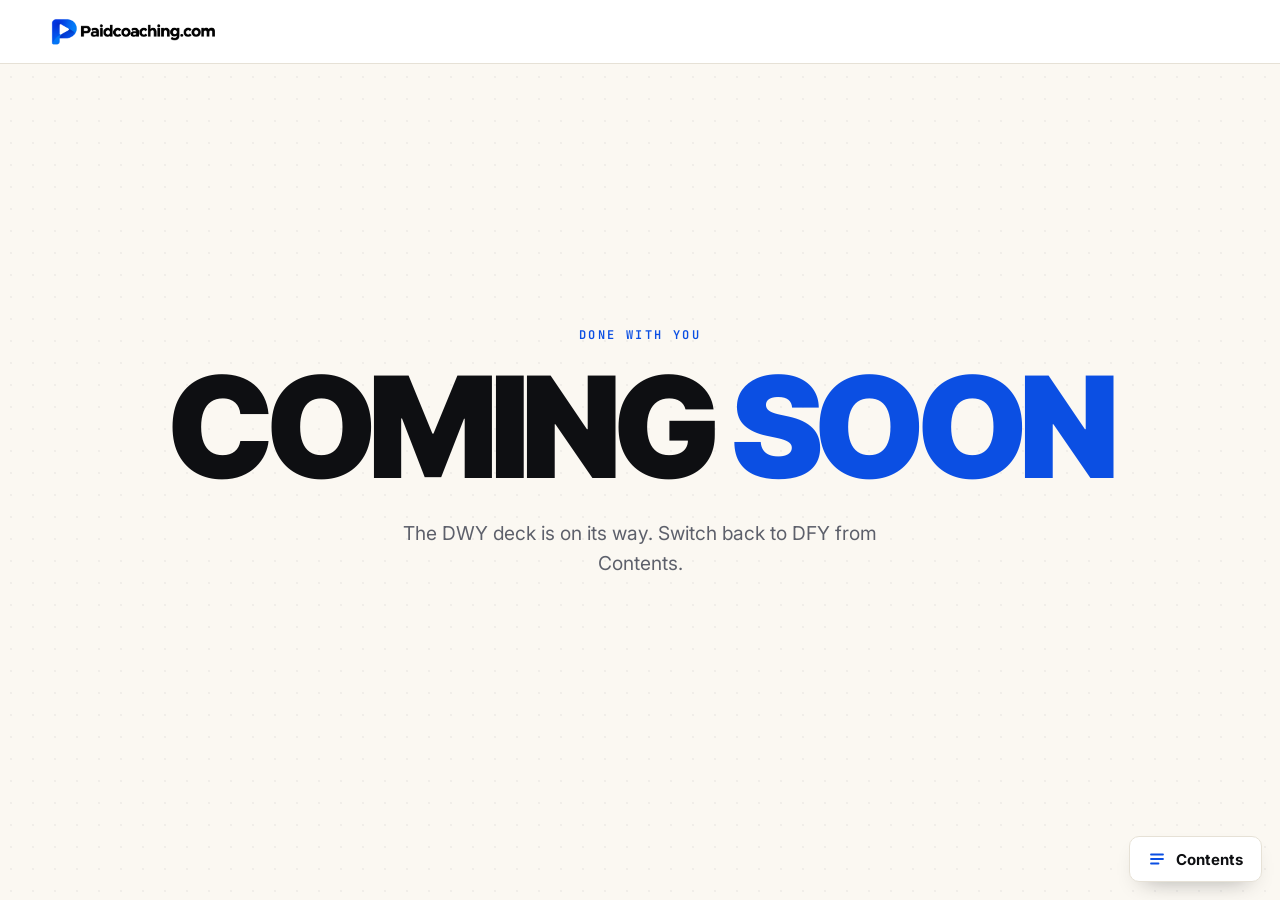
<file: dwy.html>
<!doctype html>
<html lang="en">
<head>
<meta charset="utf-8">
<meta name="viewport" content="width=device-width, initial-scale=1, viewport-fit=cover">
<title>paidcoaching.com · DWY</title>
<link rel="icon" type="image/png" href="assets/favicon.png">
<link rel="apple-touch-icon" href="assets/favicon.png">
<link rel="preconnect" href="https://fonts.googleapis.com">
<link rel="preconnect" href="https://fonts.gstatic.com" crossorigin>
<link rel="stylesheet" href="https://fonts.googleapis.com/css2?family=Inter+Tight:wght@700;800;900&family=Inter:wght@400;500;600;700&family=JetBrains+Mono:wght@500;600&display=swap">
<link rel="stylesheet" href="assets/contents.css">
<style>
/* Same brand tokens as the DFY deck (index.html) */
:root {
  --bg: #FBF8F2;
  --surface: #FFFFFF;
  --ink: #0E0F12;
  --muted: #5D606B;
  --faint: #9A9CA3;
  --line: #E6E1D6;
  --blue: #0B4FE3;
  --blue-soft: #E9EFFD;
  --f-display: "Inter Tight", "Inter", system-ui, -apple-system, "Segoe UI", sans-serif;
  --f-body: "Inter", system-ui, -apple-system, "Segoe UI", sans-serif;
  --f-mono: "JetBrains Mono", ui-monospace, "SFMono-Regular", Menlo, monospace;
  --header-h: 64px;
  color-scheme: light;
}
* { box-sizing: border-box; }
body {
  margin: 0; min-height: 100svh; display: flex; flex-direction: column;
  background-color: var(--bg);
  background-image: radial-gradient(rgba(14, 15, 18, 0.045) 1px, transparent 1px);
  background-size: 22px 22px;
  color: var(--ink); font: 400 16px/1.55 var(--f-body); -webkit-font-smoothing: antialiased;
}
:focus-visible { outline: 2px solid var(--blue); outline-offset: 3px; border-radius: 4px; }
.topbar {
  position: sticky; top: 0; z-index: 20; height: var(--header-h);
  display: flex; align-items: center; padding-inline: max(16px, 4vw);
  background: var(--surface); border-bottom: 1px solid var(--line);
}
.logo img { height: 28px; width: auto; display: block; }
.slide { flex: 1; display: grid; place-items: center; text-align: center; padding: 64px max(16px, 5vw) 120px; }
.eyebrow { font: 600 12px/1 var(--f-mono); letter-spacing: 0.2em; text-transform: uppercase; color: var(--blue); margin-bottom: 22px; }
h1 { margin: 0; font: 900 clamp(56px, 11vw, 168px)/0.92 var(--f-display); letter-spacing: -0.045em; text-wrap: balance; }
h1 span { color: var(--blue); }
.sub { margin: 26px auto 0; max-width: 44ch; color: var(--muted); font-size: clamp(17px, 1.5vw, 20px); }
.toc-btn { right: 18px; }
</style>
</head>
<body data-deck="dwy">

<header class="topbar">
  <a class="logo" href="index.html" aria-label="Paidcoaching.com"><img src="assets/logo.png" alt="Paidcoaching.com"></a>
</header>

<main class="slide" id="coming-soon" data-title="Coming soon">
  <div>
    <div class="eyebrow">Done with you</div>
    <h1>COMING <span>SOON</span></h1>
    <p class="sub">The DWY deck is on its way. Switch back to DFY from Contents.</p>
  </div>
</main>

<script src="assets/contents.js"></script>
</body>
</html>
</file>
<file: assets/contents.css>
/* Contents menu: button bottom-right, beside the slide arrows. Shared by every deck page. */
.toc-btn {
  position: fixed; z-index: 16;
  right: 74px; bottom: calc(18px + env(safe-area-inset-bottom, 0px));
  height: 46px; padding: 0 18px; border-radius: 10px; border: 1px solid var(--line);
  background: var(--surface); color: var(--ink); cursor: pointer;
  display: flex; align-items: center; gap: 10px;
  font: 700 15px/1 var(--f-body);
  box-shadow: 0 10px 24px -14px rgba(14, 15, 18, 0.45);
}
.toc-btn:hover { border-color: var(--ink); }
.toc-btn svg { width: 18px; height: 18px; color: var(--blue); }
.toc-btn[aria-expanded="true"] { background: var(--ink); color: #fff; border-color: var(--ink); }
.toc-btn[aria-expanded="true"] svg { color: #fff; }

.toc {
  position: fixed; z-index: 17;
  right: 18px; bottom: calc(76px + env(safe-area-inset-bottom, 0px));
  width: min(340px, calc(100vw - 32px)); max-height: min(640px, calc(100svh - 160px));
  display: flex; flex-direction: column;
  background: var(--surface); border: 1px solid var(--line); border-radius: 16px;
  box-shadow: 0 30px 60px -24px rgba(14, 15, 18, 0.4);
  overflow: hidden;
}
.toc[hidden] { display: none; }
.toc-switch { display: grid; grid-template-columns: 1fr 1fr; gap: 4px; padding: 6px; margin: 12px 12px 4px; background: var(--bg); border: 1px solid var(--line); border-radius: 10px; }
.toc-switch a {
  text-align: center; padding: 10px 0; border-radius: 7px;
  font: 800 15px/1 var(--f-display); letter-spacing: 0.02em; color: var(--muted); text-decoration: none;
}
.toc-switch a:hover { color: var(--ink); }
.toc-switch a[aria-current="page"] { background: var(--blue); color: #fff; }
.toc-head { padding: 10px 18px 8px; font: 600 11px/1 var(--f-mono); letter-spacing: 0.18em; text-transform: uppercase; color: var(--muted); }
.toc-list { list-style: none; margin: 0; padding: 0 8px 10px; overflow-y: auto; }
.toc-list button {
  width: 100%; display: flex; align-items: center; gap: 12px;
  padding: 10px 10px; border: 0; border-radius: 8px; background: none; cursor: pointer; text-align: left;
  font: 500 15px/1.3 var(--f-body); color: var(--ink);
}
.toc-list button:hover { background: var(--blue-soft); }
.toc-list .n { flex: none; width: 24px; font: 600 12px/1 var(--f-mono); color: var(--faint); font-variant-numeric: tabular-nums; }
.toc-list button.on { background: var(--blue-soft); color: var(--blue); font-weight: 700; }
.toc-list button.on .n { color: var(--blue); }
</file>
